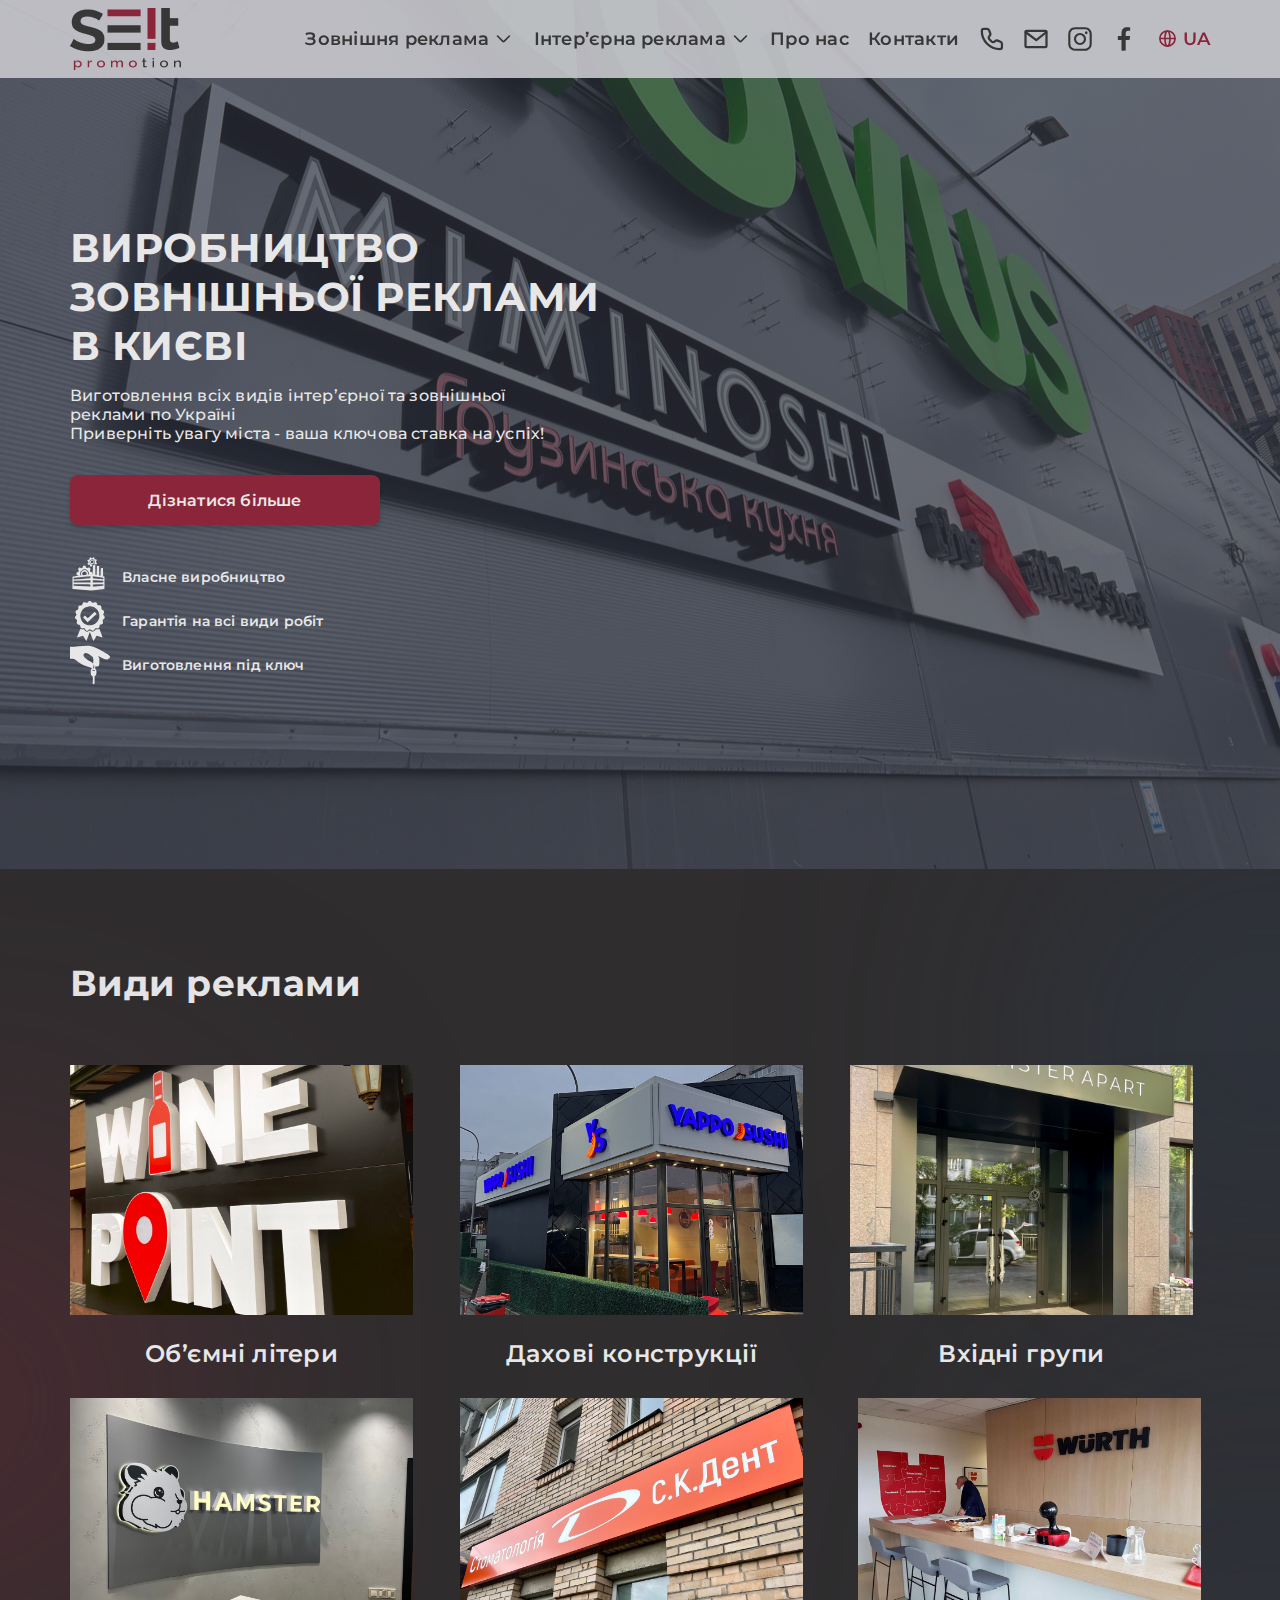
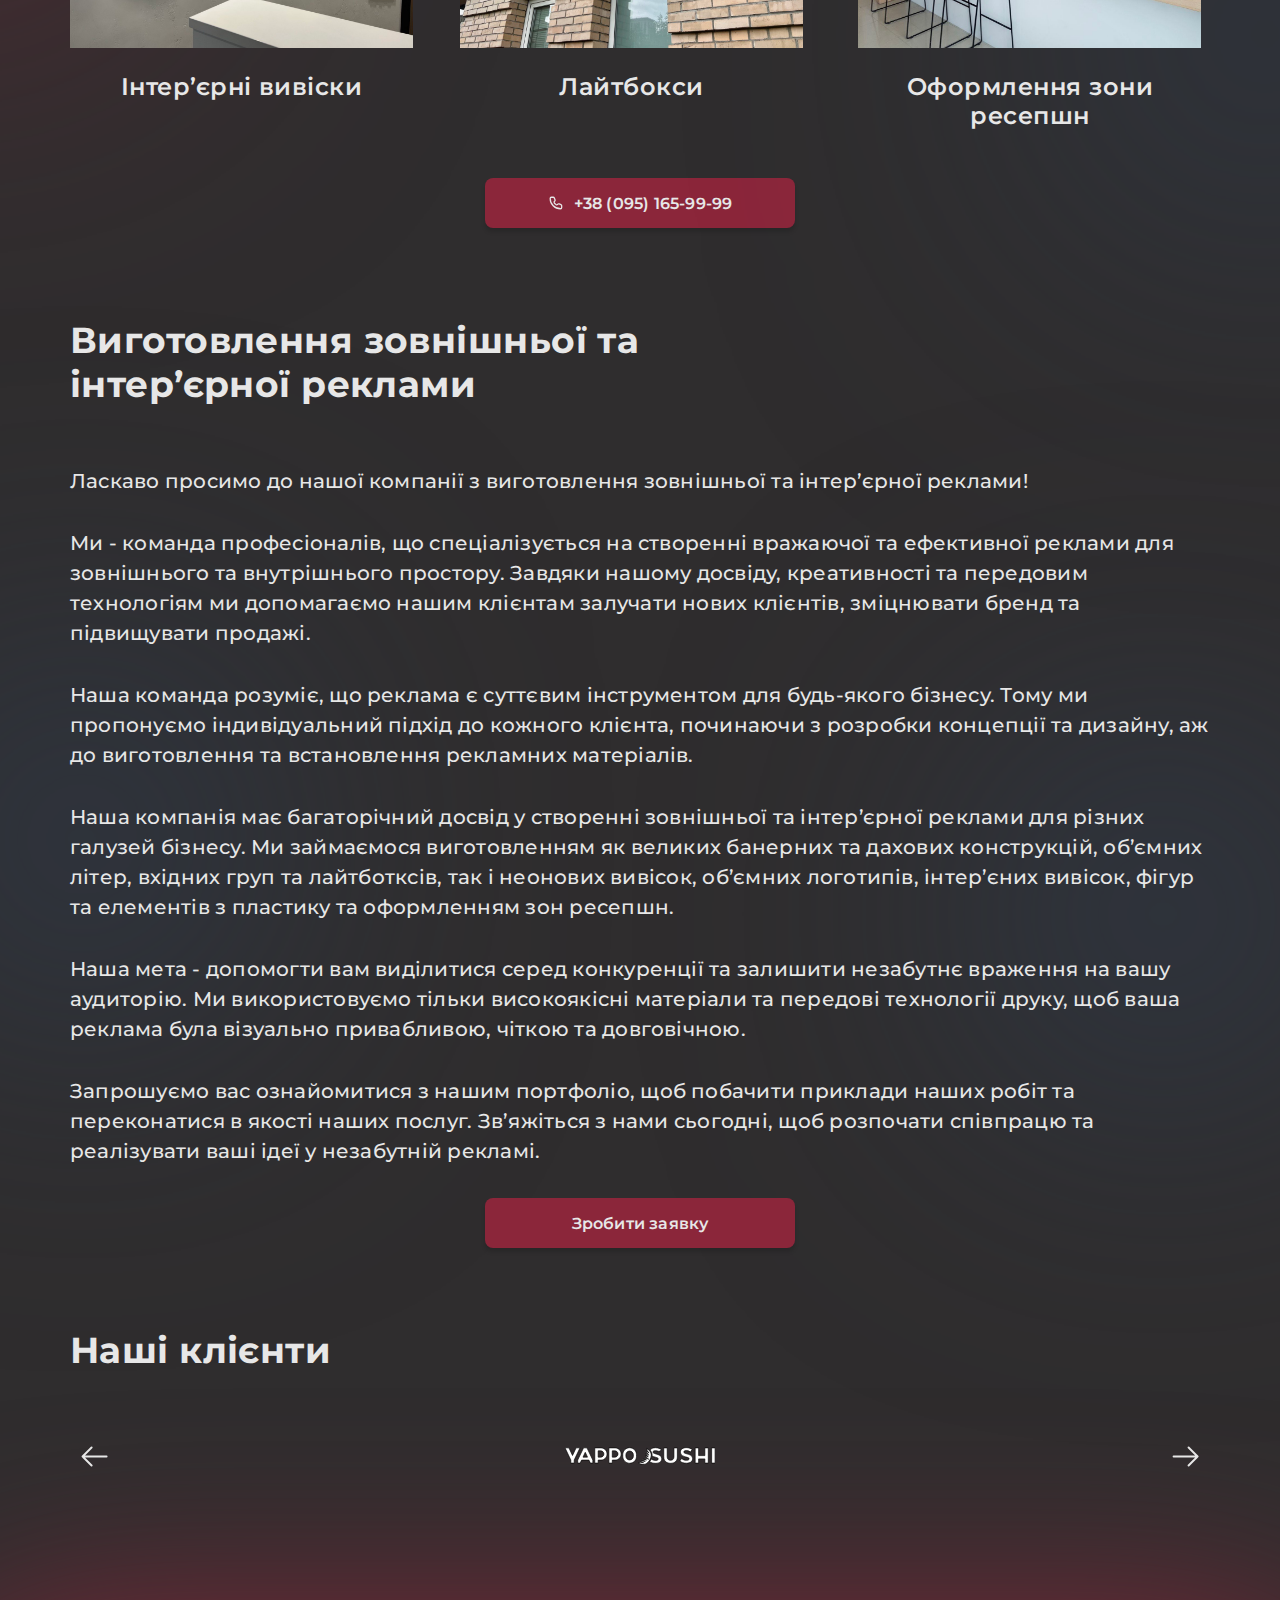
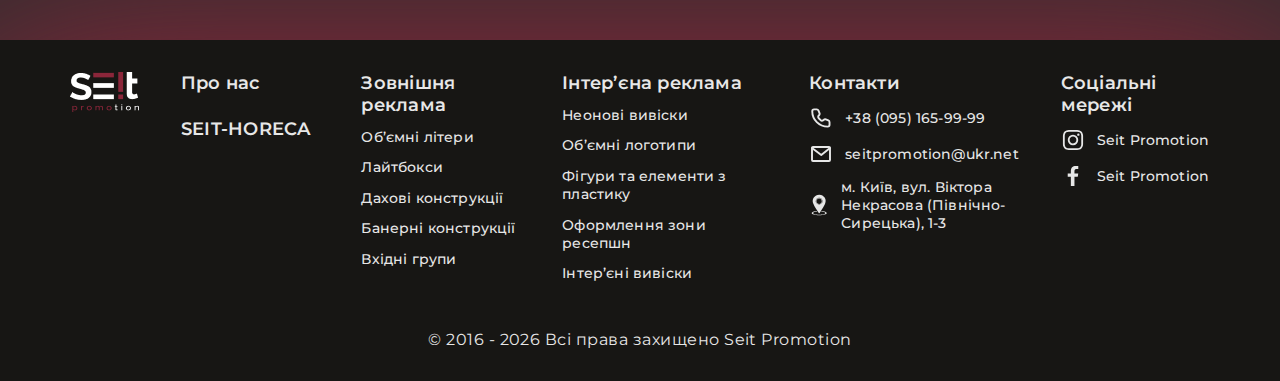
<file: index.html>
<!DOCTYPE html>
<html lang="uk">
	<head>
		<meta charset="UTF-8" />
		<meta http-equiv="X-UA-Compatible" content="IE=edge" />
		<meta name="viewport" content="width=device-width, initial-scale=1.0" />
		<title>Seit-promotion – Виробництво зовнішньої та інтер’єрної реклами</title>
		<link rel="icon" href="./images/favicon-32x32.jpg" />
		<link rel="preconnect" href="https://fonts.googleapis.com" />
		<link rel="preconnect" href="https://fonts.gstatic.com" crossorigin />
		<link href="https://fonts.googleapis.com/css2?family=Montserrat:wght@500;600;700&display=swap" rel="stylesheet" />

		<link
			rel="stylesheet"
			href="https://cdnjs.cloudflare.com/ajax/libs/modern-normalize/1.1.0/modern-normalize.css"
			integrity="sha512-Y0MM+V6ymRKN2zStTqzQ227DWhhp4Mzdo6gnlRnuaNCbc+YN/ZH0sBCLTM4M0oSy9c9VKiCvd4Jk44aCLrNS5Q=="
			crossorigin="anonymous"
			referrerpolicy="no-referrer"
		/>
		<link href="https://cdn.jsdelivr.net/npm/swiper@10.0.4/swiper-bundle.min.css" rel="stylesheet" />
		<link rel="stylesheet" href="./css/main.min.css" />
	</head>
	<body>
		<div class="wrapper">
			<header class="header">
				<div class="container">
					<nav class="main-nav">
						<a href="./" class="logo main-nav__logo">
							<img src="./images/logoOriginal.png" alt="логотип" />
						</a>
						<ul class="site-nav menu main-nav__menu list">
							<li class="menu__item item">
								<a href="" class="menu__link menu__link--ad link">
									Зовнішня реклама
									<svg class="icon chevron"><use href="./images/icons.svg#chevronDown"></use></svg>
								</a>
								<ul class="main-nav__submenu list">
									<li class="sub-menu__item item">
										<a href="./ligthboxes.html" class="menu__link link sub-menu__link">Лайтбокси</a>
									</li>
									<li class="sub-menu__item item">
										<a href="" class="menu__link link sub-menu__link">Дахові конструкції</a>
									</li>
									<li class="sub-menu__item item">
										<a href="" class="menu__link link sub-menu__link">Об’ємні літери</a>
									</li>
									<li class="sub-menu__item item">
										<a href="" class="menu__link link sub-menu__link">Банерні конструкції</a>
									</li>
									<li class="sub-menu__item item">
										<a href="" class="menu__link link sub-menu__link">Вхідні групи</a>
									</li>
								</ul>
							</li>
							<li class="menu__item item">
								<a href="" class="menu__link menu__link--ad link">
									Інтер’єрна реклама
									<svg class="icon chevron"><use href="./images/icons.svg#chevronDown"></use></svg>
								</a>
								<ul class="main-nav__submenu list">
									<li class="sub-menu__item item">
										<a href="" class="menu__link link sub-menu__link">Неонові вивіски</a>
									</li>
									<li class="sub-menu__item item">
										<a href="" class="menu__link link sub-menu__link">Об’ємні логотипи</a>
									</li>
									<li class="sub-menu__item item">
										<a href="" class="menu__link link sub-menu__link">Фігури та елементи з пластику</a>
									</li>
									<li class="sub-menu__item item">
										<a href="" class="menu__link link sub-menu__link">Оформлення зони ресепшн</a>
									</li>
									<li class="sub-menu__item item">
										<a href="" class="menu__link link sub-menu__link">Інтер’єні вивіски</a>
									</li>
								</ul>
							</li>
							<li class="menu__item item">
								<a href="./about-us.html" class="menu__link link">Про нас</a>
							</li>
							<li class="menu__item item"><a href="./contacts.html" class="menu__link link">Контакти</a></li>
							<li class="menu__item item menu__item--contacts">
								<ul class="menu__contacts-list list">
									<li class="menu__contacts-item">
										<a class="menu__contacts-link link" href="tel:+380961111111" aria-label="Phone">
											<svg class="icon phone icon--header"><use href="./images/icons.svg#phone"></use></svg>
										</a>
									</li>
									<li class="menu__contacts-item">
										<a class="menu__contacts-link link" href="mailto:seitpromotion@ukr.net" aria-label="Email">
											<svg class="icon mail icon--header"><use href="./images/icons.svg#mail"></use></svg>
										</a>
									</li>
									<li class="menu__contacts-item">
										<a
											class="menu__contacts-link link"
											href="https://instagram.com/seitpromotion?igshid=YmMyMTA2M2Y="
											target="_blank"
											rel="noreferrer noopener"
											aria-label="Instagram"
										>
											<svg class="icon icon--header"><use href="./images/icons.svg#instagram"></use></svg>
										</a>
									</li>
									<li class="menu__contacts-item">
										<a
											class="menu__contacts-link link"
											href="https://www.facebook.com/SeitPromotion"
											target="_blank"
											rel="noreferrer noopener"
											aria-label="Facebook"
										>
											<svg class="icon icon--header"><use href="./images/icons.svg#facebook"></use></svg>
										</a>
									</li>
								</ul>
							</li>
							<li class="menu__item item">
								<a href="" class="menu__link menu__link--lang link">
									<svg class="icon globe"><use href="./images/icons.svg#globe"></use></svg>
									<span lang="en">UA</span>
								</a>
							</li>
						</ul>

						<button type="button" class="menu__open">
							<svg class="menu__icon-open">
								<use href="./images/icons.svg#hamburgerMenu"></use>
							</svg>
						</button>
					</nav>
				</div>
				<div class="mob-menu is-hidden">
					<div class="container--mobile">
						<div class="mob-menu__header">
							<a href="./" class="logo main-nav__logo">
								<img src="./images/logoOriginal.png" alt="логотип" />
							</a>
							<button type="button" class="menu__close">
								<svg class="menu__icon-close">
									<use href="./images/icons.svg#iconClose"></use>
								</svg>
							</button>
						</div>

						<ul class="mob-menu__nav mob-nav list">
							<li class="mob-nav__item item">
								<p>Зовнішня реклама</p>
								<ul class="mob-nav__sub-list list">
									<li class="mob-nav__sub-item item">
										<a href="./ligthboxes.html" class="mob-nav__link link">Лайтбокси</a>
									</li>
									<li class="mob-nav__sub-item item"><a href="" class="mob-nav__link link">Дахові конструкції</a></li>
									<li class="mob-nav__sub-item item"><a href="" class="mob-nav__link link">Об’ємні літери</a></li>
									<li class="mob-nav__sub-item item"><a href="" class="mob-nav__link link">Банерні конструкції</a></li>
									<li class="mob-nav__sub-item item"><a href="" class="mob-nav__link link">Вхідні групи</a></li>
								</ul>
							</li>
							<li class="mob-nav__item item">
								<p>Інтер’єна реклама</p>
								<ul class="mob-nav__sub-list list">
									<li class="mob-nav__sub-item item"><a href="" class="mob-nav__link link">Неонові вивіски</a></li>
									<li class="mob-nav__sub-item item"><a href="" class="mob-nav__link link">Об’ємні логотипи</a></li>
									<li class="mob-nav__sub-item item">
										<a href="" class="mob-nav__link link">Фігури та елементи з пластику</a>
									</li>
									<li class="mob-nav__sub-item item">
										<a href="" class="mob-nav__link link">Оформлення зони ресепшн</a>
									</li>
									<li class="mob-nav__sub-item item"><a href="" class="mob-nav__link link">Інтер’єні вивіски</a></li>
								</ul>
							</li>
							<li class="mob-nav__item item">
								<a href="./about-us.html" class="mob-nav__link link">Про нас</a>
							</li>
							<li class="mob-nav__item item">
								<a href="./contacts.html" class="mob-nav__link link">Контакти</a>
							</li>
							<!-- menu__item--contacts -->
							<li class="mob-nav__item mob-nav__item--contacts item">
								<ul class="menu__contacts-list menu__contacts-list--mob list">
									<li class="menu__contacts-item">
										<a class="menu__contacts-link link" href="tel:+380961111111" aria-label="Phone">
											<svg class="icon phone icon--header"><use href="./images/icons.svg#phone"></use></svg>
										</a>
									</li>
									<li class="menu__contacts-item">
										<a class="menu__contacts-link link" href="mailto:seitpromotion@ukr.net" aria-label="Email">
											<svg class="icon mail icon--header"><use href="./images/icons.svg#mail"></use></svg>
										</a>
									</li>
									<li class="menu__contacts-item">
										<a
											class="menu__contacts-link link"
											href="https://instagram.com/seitpromotion?igshid=YmMyMTA2M2Y="
											target="_blank"
											rel="noreferrer noopener"
											aria-label="Instagram"
										>
											<svg class="icon icon--header"><use href="./images/icons.svg#instagram"></use></svg>
										</a>
									</li>
									<li class="menu__contacts-item">
										<a
											class="menu__contacts-link link"
											href="https://www.facebook.com/SeitPromotion"
											target="_blank"
											rel="noreferrer noopener"
											aria-label="Facebook"
										>
											<svg class="icon icon--header"><use href="./images/icons.svg#facebook"></use></svg>
										</a>
									</li>
								</ul>
							</li>
							<li class="mob-nav__item mob-nav__item--lang item">
								<a href="" class="menu__link menu__link--lang menu__link--mob link">
									<svg class="icon globe"><use href="./images/icons.svg#globe"></use></svg>
									<span lang="en">UA</span>
								</a>
							</li>
						</ul>
					</div>
				</div>
			</header>
			<main class="main">
				<section class="hero">
					<div class="container">
						<h1 class="hero__title">Виробництво зовнішньої реклами в Києві</h1>
						<p class="hero__description">
							Виготовлення всіх видів інтер’єрної та зовнішньої реклами по Україні
							<br />
							Приверніть увагу міста - ваша ключова ставка на успіх!
						</p>
						<button type="button" class="btn btn--get-more">Дізнатися більше</button>
						<ul class="hero__profits-list list">
							<li class="hero__profits-item">
								<svg class="icon icon--profit"><use href="./images/icons.svg#manufacture"></use></svg>
								<span class="hero__profits-text">Власне виробництво</span>
							</li>
							<li class="hero__profits-item">
								<svg class="icon icon--profit"><use href="./images/icons.svg#check"></use></svg>
								<span class="hero__profits-text">Гарантія на всі види робіт</span>
							</li>
							<li class="hero__profits-item">
								<img src="./images/key.svg" alt="" class="icon icon--profit" />
								<!-- <svg class="icon icon--profit"><use href="./images/icons.svg#key"></use></svg> -->
								<span class="hero__profits-text">Виготовлення під ключ</span>
							</li>
						</ul>
					</div>
				</section>
				<div class="bg-wrapper">
					<div class="bg-wrapper__item round red-first"></div>
					<div class="bg-wrapper__item round dark-blue-first"></div>
					<div class="bg-wrapper__item round dark-blue-second"></div>
					<div class="bg-wrapper__item round dark-blue-third"></div>
					<div class="bg-wrapper__item round dark-blue-fourth"></div>
					<div class="bg-wrapper__item ellipse red-second"></div>
					<section class="mob-cta">
						<h2 class="is-hidden visually-hidden">Іконки контактів та соцмереж</h2>
						<ul class="mob-cta__list list">
							<li class="mob-cta__item">
								<a class="menu__contacts-link link" href="tel:+380951659999" aria-label=" Seit Promotion phone number">
									<svg class="icon icon--mob-cta phone"><use href="./images/icons.svg#phone"></use></svg>
								</a>
							</li>
							<li class="mob-cta__item">
								<a
									class="menu__contacts-link link"
									href="mailto:seitpromotion@ukr.net"
									aria-label=" Seit Promotion email"
								>
									<svg class="icon icon--mob-cta mail"><use href="./images/icons.svg#mail"></use></svg>
								</a>
							</li>
							<li class="mob-cta__item">
								<a
									class="menu__contacts-link link"
									href="https://instagram.com/seitpromotion?igshid=YmMyMTA2M2Y="
									target="_blank"
									rel="noreferrer noopener"
									aria-label="Seit Promotion  Instagram page"
								>
									<svg class="icon icon--mob-cta"><use href="./images/icons.svg#instagram"></use></svg>
								</a>
							</li>
							<li class="mob-cta__item">
								<a
									class="menu__contacts-link link"
									href="https://www.facebook.com/SeitPromotion"
									target="_blank"
									rel="noreferrer noopener"
									aria-label="Seit Promotion Facebook page"
								>
									<svg class="icon icon--mob-cta"><use href="./images/icons.svg#facebook"></use></svg>
								</a>
							</li>
						</ul>
					</section>
					<section class="what-we-do">
						<div class="container">
							<h2 class="section__title">Види реклами</h2>
							<ul class="what-we-do__list list">
								<li class="what-we-do__item">
									<a href="" class="what-we-do__link link">
										<figure class="figure what-we-do__figure">
											<div class="what-we-do__thumb">
												<img
													class="what-we-do__img"
													src="./images/products/volumetric-letters.jpg"
													alt="Об’ємні літери"
												/>
											</div>
											<figcaption class="what-we-do__label">Об’ємні літери</figcaption>
										</figure>
									</a>
								</li>
								<li class="what-we-do__item">
									<a href="" class="what-we-do__link link">
										<figure class="figure what-we-do__figure">
											<div class="what-we-do__thumb">
												<img
													class="what-we-do__img"
													src="./images/products/roof-constructions.jpg"
													alt="Дахові конструкції"
												/>
											</div>
											<figcaption class="what-we-do__label">Дахові конструкції</figcaption>
										</figure>
									</a>
								</li>
								<li class="what-we-do__item">
									<a href="" class="what-we-do__link link">
										<figure class="figure what-we-do__figure">
											<div class="what-we-do__thumb">
												<img class="what-we-do__img" src="./images/products/entrance-groups.jpg" alt="Вхідні групи" />
											</div>
											<figcaption class="what-we-do__label">Вхідні групи</figcaption>
										</figure>
									</a>
								</li>
								<li class="what-we-do__item">
									<a href="" class="what-we-do__link link">
										<figure class="figure what-we-do__figure">
											<div class="what-we-do__thumb">
												<img
													class="what-we-do__img"
													src="./images/products/interior-signboards.jpg"
													alt="Інтер’єрні вивіски"
												/>
											</div>
											<figcaption class="what-we-do__label">Інтер’єрні вивіски</figcaption>
										</figure>
									</a>
								</li>
								<li class="what-we-do__item">
									<a href="" class="what-we-do__link link">
										<figure class="figure what-we-do__figure">
											<div class="what-we-do__thumb">
												<img class="what-we-do__img" src="./images/products/lightboxes.jpg" alt="Лайтбокси" />
											</div>
											<figcaption class="what-we-do__label">Лайтбокси</figcaption>
										</figure>
									</a>
								</li>
								<li class="what-we-do__item">
									<a href="" class="what-we-do__link link">
										<figure class="figure what-we-do__figure">
											<div class="what-we-do__thumb">
												<img
													class="what-we-do__img"
													src="./images/products/reception.jpg"
													alt="Оформлення зони ресепшн"
												/>
											</div>
											<figcaption class="what-we-do__label">Оформлення зони ресепшн</figcaption>
										</figure>
									</a>
								</li>
							</ul>
							<div class="what-we-do__cta">
								<a class="link btn btn--call-me" href="tel:+380951659999">
									<svg class="icon phone"><use href="./images/icons.svg#phone"></use></svg>
									+38 (095) 165-99-99
								</a>
							</div>
						</div>
					</section>
					<section class="description">
						<div class="container">
							<h2 class="section__title">Виготовлення зовнішньої та інтер’єрної реклами</h2>
							<p class="section__description">
								Ласкаво просимо до нашої компанії з виготовлення зовнішньої та інтер’єрної реклами!
							</p>
							<p class="section__description">
								Ми - команда професіоналів, що спеціалізується на створенні вражаючої та ефективної реклами для
								зовнішнього та внутрішнього простору. Завдяки нашому досвіду, креативності та передовим технологіям ми
								допомагаємо нашим клієнтам залучати нових клієнтів, зміцнювати бренд та підвищувати продажі.
							</p>
							<p class="section__description">
								Наша команда розуміє, що реклама є суттєвим інструментом для будь-якого бізнесу. Тому ми пропонуємо
								індивідуальний підхід до кожного клієнта, починаючи з розробки концепції та дизайну, аж до виготовлення
								та встановлення рекламних матеріалів.
							</p>
							<p class="section__description">
								Наша компанія має багаторічний досвід у створенні зовнішньої та інтер’єрної реклами для різних галузей
								бізнесу. Ми займаємося виготовленням як великих банерних та дахових конструкцій, об’ємних літер, вхідних
								груп та лайтботксів, так і неонових вивісок, об’ємних логотипів, інтер’єних вивісок, фігур та елементів
								з пластику та оформленням зон ресепшн.
							</p>
							<p class="section__description">
								Наша мета - допомогти вам виділитися серед конкуренції та залишити незабутнє враження на вашу аудиторію.
								Ми використовуємо тільки високоякісні матеріали та передові технології друку, щоб ваша реклама була
								візуально привабливою, чіткою та довговічною.
							</p>
							<p class="section__description">
								Запрошуємо вас ознайомитися з нашим портфоліо, щоб побачити приклади наших робіт та переконатися в
								якості наших послуг. Зв’яжіться з нами сьогодні, щоб розпочати співпрацю та реалізувати ваші ідеї у
								незабутній рекламі.
							</p>
							<div class="description__cta">
								<button type="button" class="btn">Зробити заявку</button>
							</div>
						</div>
					</section>
					<section class="our-customers">
						<div class="container">
							<h2 class="section__title">Наші клієнти</h2>

							<div class="our-customers__wrapper">
								<div class="swiper customer-slider">
									<!-- Additional required wrapper -->
									<div class="swiper-wrapper customer-slider__wrapper">
										<!-- Slides -->
										<div class="swiper-slide customer-slider__slide">
											<svg class="icon icon--customers"><use href="./images/customers.svg#yappoSushi"></use></svg>
										</div>
										<div class="swiper-slide customer-slider__slide">
											<svg class="icon icon--customers"><use href="./images/customers.svg#kidStor"></use></svg>
										</div>
										<div class="swiper-slide customer-slider__slide">
											<svg class="icon icon--customers"><use href="./images/customers.svg#oseledceva"></use></svg>
										</div>
										<div class="swiper-slide customer-slider__slide">
											<svg class="icon icon--customers"><use href="./images/customers.svg#lvivCroissants"></use></svg>
										</div>
										<div class="swiper-slide customer-slider__slide">
											<svg class="icon icon--customers"><use href="./images/customers.svg#dubai"></use></svg>
										</div>
										<div class="swiper-slide customer-slider__slide">
											<svg class="icon icon--customers"><use href="./images/customers.svg#uvape"></use></svg>
										</div>
										<div class="swiper-slide customer-slider__slide">
											<svg class="icon icon--customers"><use href="./images/customers.svg#cypa"></use></svg>
										</div>
										<div class="swiper-slide customer-slider__slide">
											<svg class="icon icon--customers"><use href="./images/customers.svg#hamster"></use></svg>
										</div>

										<div class="swiper-slide customer-slider__slide">
											<svg class="icon icon--customers"><use href="./images/customers.svg#crown"></use></svg>
										</div>
										<div class="swiper-slide customer-slider__slide">
											<svg class="icon icon--customers"><use href="./images/customers.svg#jarPtizza"></use></svg>
										</div>
										<div class="swiper-slide customer-slider__slide">
											<svg class="icon icon--customers"><use href="./images/customers.svg#wurth"></use></svg>
										</div>
										<div class="swiper-slide customer-slider__slide">
											<svg class="icon icon--customers"><use href="./images/customers.svg#parus"></use></svg>
										</div>
										<div class="swiper-slide customer-slider__slide">
											<svg class="icon icon--customers"><use href="./images/customers.svg#perioCenter"></use></svg>
										</div>
										<div class="swiper-slide customer-slider__slide">
											<svg class="icon icon--customers"><use href="./images/customers.svg#karmolin"></use></svg>
										</div>
										<div class="swiper-slide customer-slider__slide">
											<svg class="icon icon--customers"><use href="./images/customers.svg#flacon"></use></svg>
										</div>
										<div class="swiper-slide customer-slider__slide">
											<svg class="icon icon--customers"><use href="./images/customers.svg#winePoint"></use></svg>
										</div>
										<div class="swiper-slide customer-slider__slide">
											<svg class="icon icon--customers"><use href="./images/customers.svg#miminoshi"></use></svg>
										</div>
									</div>
								</div>

								<button class="btn--swiper swiper-button-prev--customer">
									<svg class="icon icon--swiper"><use href="./images/icons.svg#arrowLeft"></use></svg>
								</button>
								<button class="btn--swiper swiper-button-next--customer">
									<svg class="icon icon--swiper"><use href="./images/icons.svg#arrowRight"></use></svg>
								</button>
							</div>
						</div>
					</section>
				</div>
			</main>
			<footer class="footer">
				<div class="footer__container container">
					<div class="footer__upper-part">
						<div class="footer__logo-part">
							<a href="./" class="footer__logo logo">
								<img src="./images/logoWhite.png" alt="логотип" class="logo" />
							</a>
						</div>
						<div class="first-col">
							<ul class="list">
								<li class="footer__title footer__title--first-col">
									<a href="./about-us.html" class="link">Про нас</a>
								</li>
								<li class="footer__title footer__title--first-col">
									<a href="https://seit-horeca.com.ua" target="_blank" rel="noreferrer noopener" class="link" lang="en">
										SEIT-HORECA
									</a>
								</li>
							</ul>
						</div>
						<div class="second-col">
							<b class="footer__title footer__title--products">Зовнішня реклама</b>
							<ul class="list footer__list">
								<li><a href="" class="link footer__link">Об’ємні літери</a></li>
								<li><a href="./ligthboxes.html" class="link footer__link">Лайтбокси</a></li>
								<li><a href="" class="link footer__link">Дахові конструкції</a></li>
								<li><a href="" class="link footer__link">Банерні конструкції</a></li>
								<li><a href="" class="link footer__link">Вхідні групи</a></li>
							</ul>
						</div>
						<div class="third-col">
							<b class="footer__title footer__title--products">Інтер’єна реклама</b>
							<ul class="list footer__list">
								<li><a href="" class="link footer__link">Неонові вивіски</a></li>
								<li><a href="" class="link footer__link">Об’ємні логотипи</a></li>
								<li><a href="" class="link footer__link">Фігури та елементи з пластику</a></li>
								<li><a href="" class="link footer__link">Оформлення зони ресепшн</a></li>
								<li><a href="" class="link footer__link">Інтер’єні вивіски</a></li>
							</ul>
						</div>
						<div class="fourth-col">
							<b class="footer__title footer__title--contacts">Контакти</b>
							<address>
								<ul class="list footer__contacts-list">
									<li>
										<a href="tel:+380951659999" class="link footer__link footer__contacts-link">
											<svg class="icon icon--footer phone">
												<use href="./images/icons.svg#phone"></use>
											</svg>
											<span>+38 (095) 165-99-99</span>
										</a>
									</li>
									<li>
										<a href="mailto:seitpromotion@ukr.net" class="link footer__link footer__contacts-link" lang="en">
											<svg class="icon icon--footer mail">
												<use href="./images/icons.svg#mail"></use>
											</svg>
											<span>seitpromotion@ukr.net</span>
										</a>
									</li>
									<li>
										<a
											href="https://goo.gl/maps/7Vk1duzJPA59DLT69"
											target="_blank"
											rel="noopener noreferrer"
											class="link footer__link footer__contacts-link"
										>
											<svg class="icon icon--footer location">
												<use href="./images/icons.svg#location"></use>
											</svg>
											<span>м. Київ, вул. Віктора Некрасова (Північно-Сирецька), 1-3</span>
										</a>
									</li>
								</ul>
							</address>
						</div>
						<div class="fifth-col">
							<b class="footer__title footer__title--contacts">Соціальні мережі</b>
							<ul class="list footer__contacts-list">
								<li>
									<a
										class="link footer__link footer__contacts-link"
										href="https://instagram.com/seitpromotion?igshid=YmMyMTA2M2Y="
										target="_blank"
										rel="noreferrer noopener"
										aria-label="Instagram"
									>
										<svg class="icon icon--footer">
											<use href="./images/icons.svg#instagram"></use>
										</svg>
										<span lang="en">Seit Promotion</span>
									</a>
								</li>
								<li>
									<a
										class="link footer__link footer__contacts-link"
										href="https://www.facebook.com/SeitPromotion"
										target="_blank"
										rel="noreferrer noopener"
										aria-label="Facebook"
									>
										<svg class="icon icon--footer">
											<use href="./images/icons.svg#facebook"></use>
										</svg>
										<span lang="en">Seit Promotion</span>
									</a>
								</li>
							</ul>
						</div>
					</div>
					<div class="footer__lower-part">
						<div class="copyright">
							&copy; 2016 -
							<span class="copyright__year">2023</span>
							Всі права захищено Seit Promotion
						</div>
					</div>
				</div>
			</footer>
		</div>

		<div class="backdrop is-hidden" data-modal>
			<div class="modal">
				<p class="modal__title">Залиште свої дані і ми Вам зателефонуємо</p>
				<form name="callback" class="modal__callback" autocomplete="off">
					<div class="modal__field modal__field--usual">
						<input type="text" name="name" id="name" class="modal__input" />
						<label for="name" class="modal__label">Ім’я</label>
						<svg class="modal__icon">
							<use href="./images/icons.svg#person"></use>
						</svg>
					</div>
					<div class="modal__field modal__field--usual">
						<input type="text" name="phone" id="phone" class="modal__input" />
						<label for="phone" class="modal__label">Телефон</label>
						<svg class="modal__icon">
							<use href="./images/icons.svg#phone"></use>
						</svg>
					</div>
					<div class="modal__field modal__field--usual">
						<input type="email" name="name" id="email" class="modal__input" />
						<label for="email" class="modal__label">Пошта</label>
						<svg class="modal__icon">
							<use href="./images/icons.svg#email"></use>
						</svg>
					</div>
					<div class="modal__field modal__field--comment">
						<textarea
							name="comment"
							id="comment"
							class="modal__input modal__input--comment"
							placeholder="Введіть текст"
						></textarea>
						<label for="email" class="modal__label">Коментар</label>
					</div>
					<div class="modal__field modal__field--policy">
						<label class="policy-agreement modal__policy-agreement">
							<input type="checkbox" name="policy-agreement" id="policy-agreement" class="policy-agreement__checkbox" />
							<span class="modal__label policy-agreement__text">
								Погоджуюсь з розсиланням новин і
								<a href="" class="policy-agreement__link link">Умовами договору</a>
							</span>
							<svg class="policy-agreement__icon">
								<use href="./images/icons.svg#icon-check"></use>
							</svg>
						</label>
					</div>

					<button type="submit" class="btn">Надіслати</button>
				</form>
				<button type="button" class="modal__close" data-modal-close>
					<svg class="modal__icon-close">
						<use href="./images/icons.svg#icon-close"></use>
					</svg>
				</button>
			</div>
		</div>
		<!-- <script src="
https://cdn.jsdelivr.net/npm/swiper@10.0.4/swiper-bundle.min.js
"></script> -->
		<!-- <script src="./js/swiper-bundle.min.js"></script> -->
		<script defer src="./js/swiper.js"></script>
		<!-- <script src="./js/modal.js"></script> -->
		<script src="./js/mobile-menu.js"></script>
		<script src="./js/date.js"></script>
	</body>
</html>
</file>
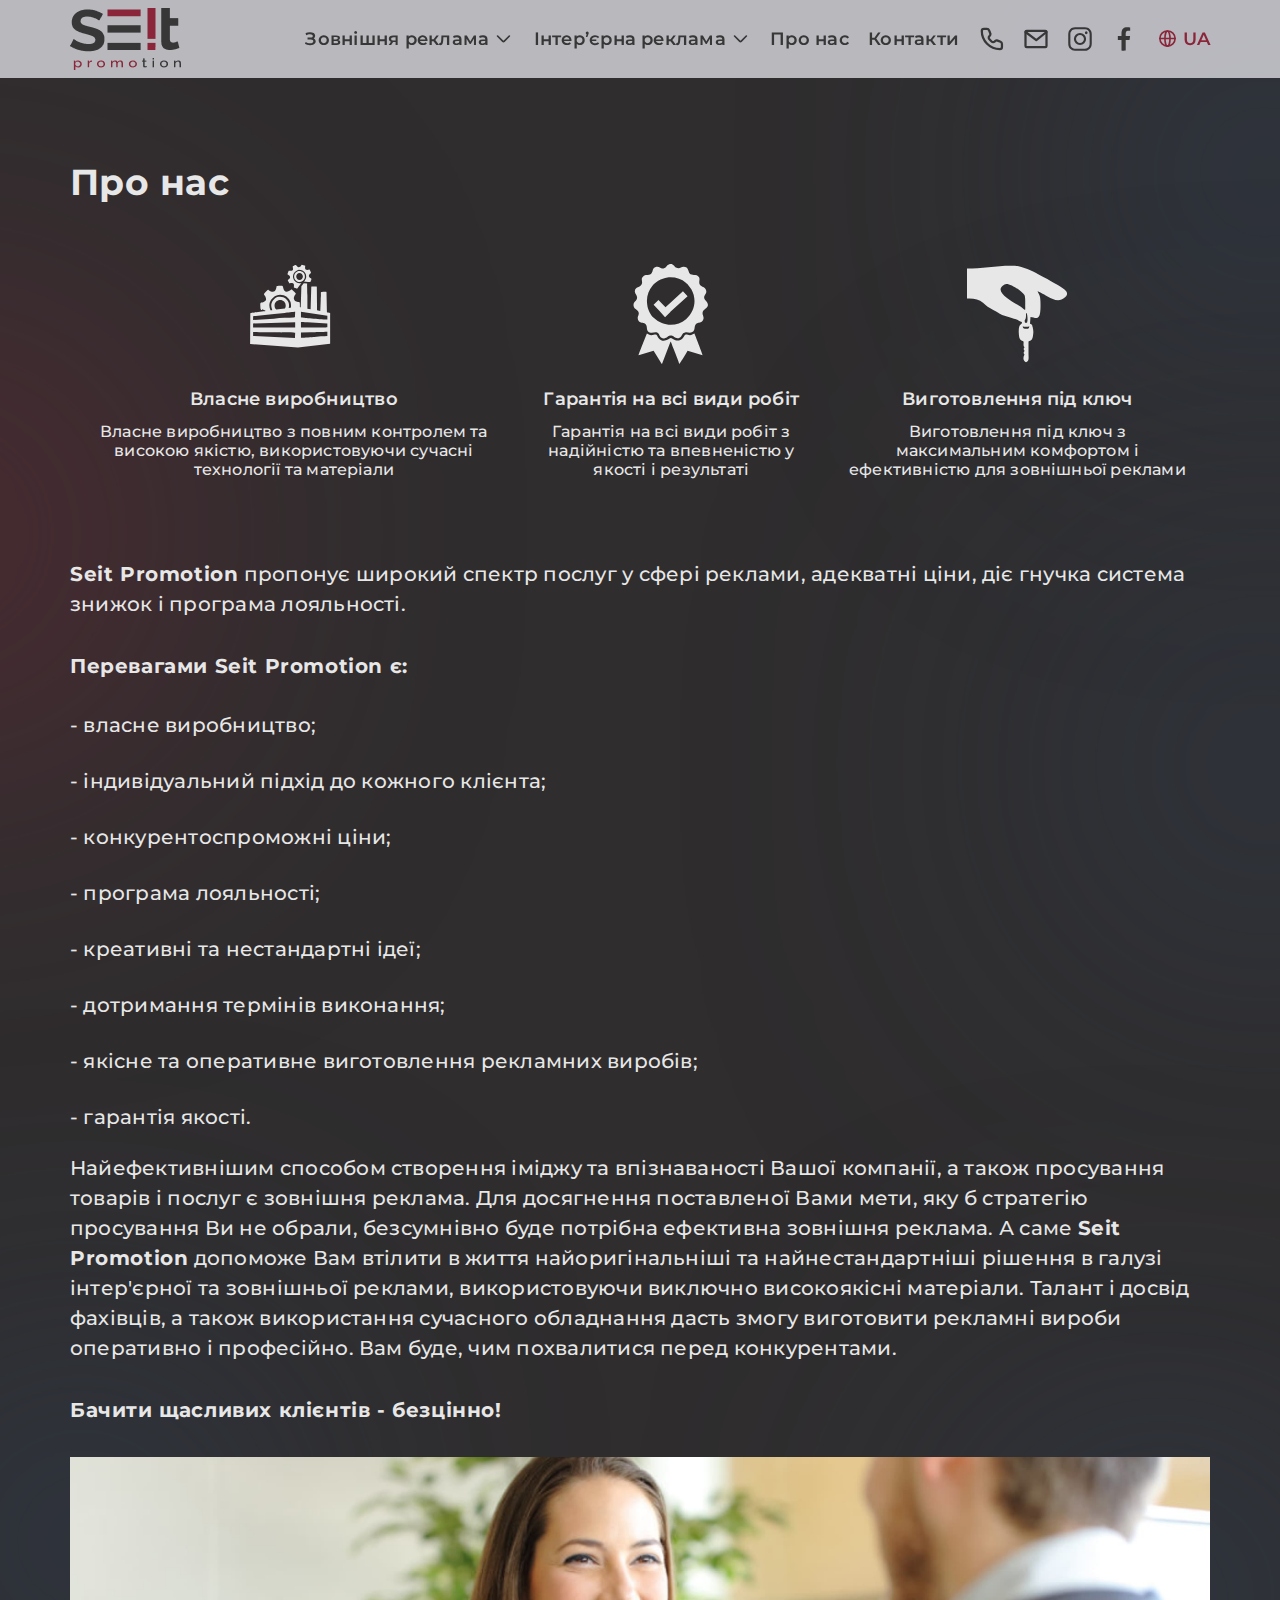
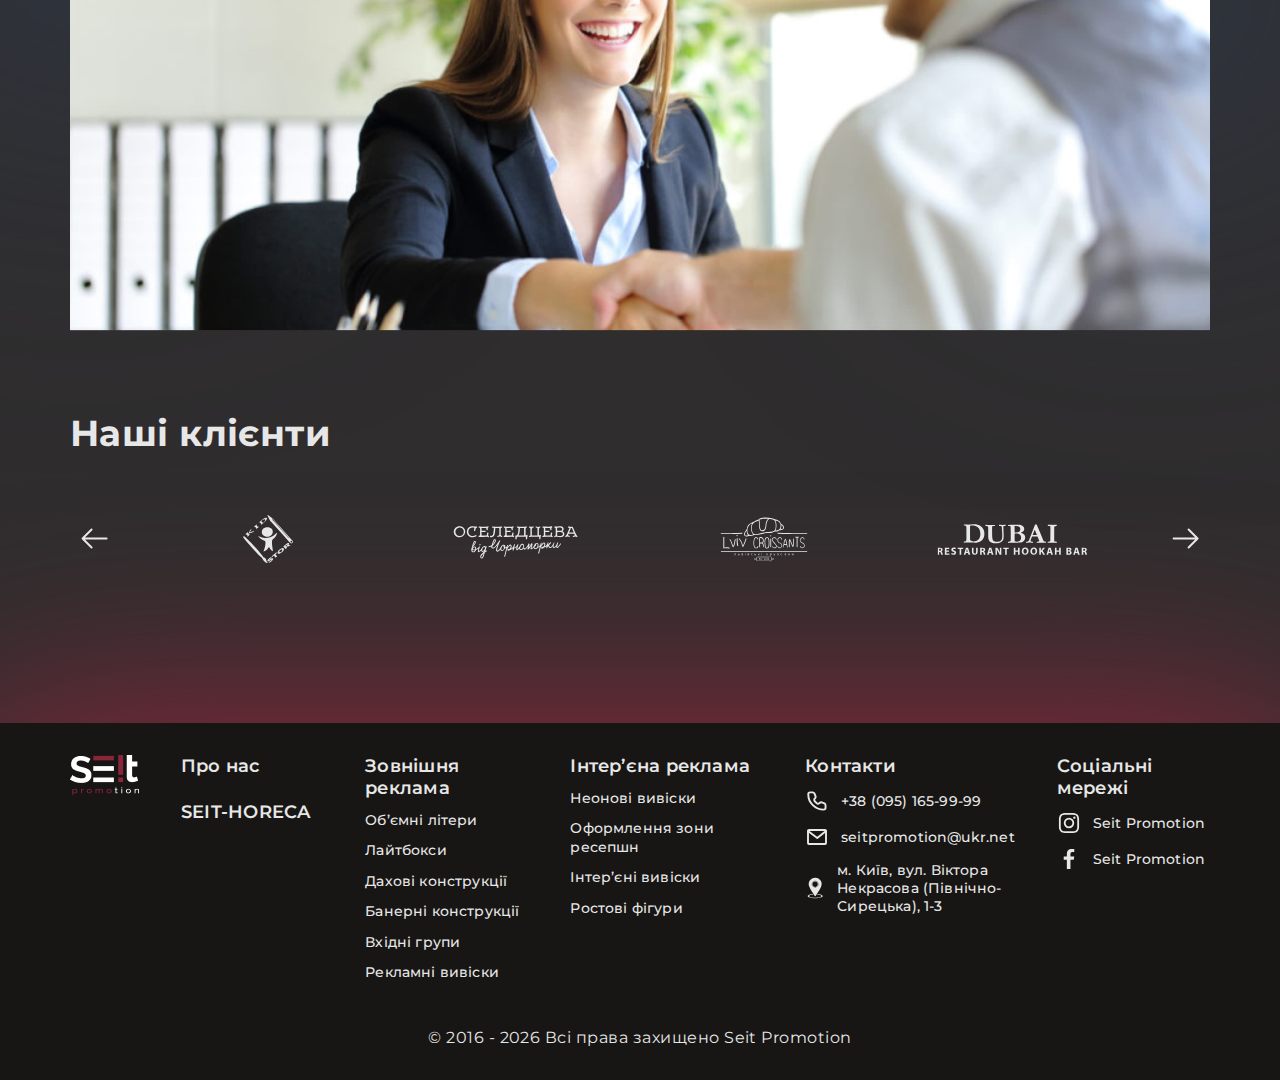
<file: about-us.html>
<!DOCTYPE html>
<html lang="uk">
	<head>
		<meta charset="UTF-8" />
		<meta http-equiv="X-UA-Compatible" content="IE=edge" />
		<meta name="viewport" content="width=device-width, initial-scale=1.0" />
		<title>Seit-promotion – Про нас</title>
		<link rel="icon" href="./images/favicon-32x32.jpg" />
		<link rel="preconnect" href="https://fonts.googleapis.com" />
		<link rel="preconnect" href="https://fonts.gstatic.com" crossorigin />
		<link href="https://fonts.googleapis.com/css2?family=Montserrat:wght@500;600;700&display=swap" rel="stylesheet" />

		<link
			rel="stylesheet"
			href="https://cdnjs.cloudflare.com/ajax/libs/modern-normalize/1.1.0/modern-normalize.css"
			integrity="sha512-Y0MM+V6ymRKN2zStTqzQ227DWhhp4Mzdo6gnlRnuaNCbc+YN/ZH0sBCLTM4M0oSy9c9VKiCvd4Jk44aCLrNS5Q=="
			crossorigin="anonymous"
			referrerpolicy="no-referrer"
		/>
		<link href="https://cdn.jsdelivr.net/npm/swiper@10.0.4/swiper-bundle.min.css" rel="stylesheet" />
		<link rel="stylesheet" href="./css/main.min.css" />
	</head>
	<body>
		<div class="wrapper">
			<header class="header">
				<div class="container">
					<nav class="main-nav">
						<a href="./" class="logo main-nav__logo">
							<img src="./images/logoOriginal.png" alt="логотип" />
						</a>
						<ul class="site-nav menu main-nav__menu list">
							<li class="menu__item item">
								<a href="" class="menu__link menu__link--ad link">
									Зовнішня реклама
									<svg class="icon chevron"><use href="./images/icons.svg#chevronDown"></use></svg>
								</a>
								<ul class="main-nav__submenu list">
									<li class="sub-menu__item item">
										<a href="./ligthboxes.html" class="menu__link link sub-menu__link">Лайтбокси</a>
									</li>
									<li class="sub-menu__item item">
										<a href="" class="menu__link link sub-menu__link">Дахові конструкції</a>
									</li>
									<li class="sub-menu__item item">
										<a href="" class="menu__link link sub-menu__link">Об’ємні літери</a>
									</li>
									<li class="sub-menu__item item">
										<a href="" class="menu__link link sub-menu__link">Банерні конструкції</a>
									</li>
									<li class="sub-menu__item item">
										<a href="" class="menu__link link sub-menu__link">Вхідні групи</a>
									</li>
									<li class="sub-menu__item item">
										<a href="" class="menu__link link sub-menu__link">Рекламні вивіски</a>
									</li>
								</ul>
							</li>
							<li class="menu__item item">
								<a href="" class="menu__link menu__link--ad link">
									Інтер’єрна реклама
									<svg class="icon chevron"><use href="./images/icons.svg#chevronDown"></use></svg>
								</a>
								<ul class="main-nav__submenu list">
									<li class="sub-menu__item item">
										<a href="" class="menu__link link sub-menu__link">Неонові вивіски</a>
									</li>
									<li class="sub-menu__item item">
										<a href="" class="menu__link link sub-menu__link">Оформлення зони ресепшн</a>
									</li>
									<li class="sub-menu__item item">
										<a href="" class="menu__link link sub-menu__link">Інтер’єні вивіски</a>
									</li>
									<li class="sub-menu__item item">
										<a href="" class="menu__link link sub-menu__link">Ростові фігури</a>
									</li>
								</ul>
							</li>
							<li class="menu__item item">
								<a href="./about-us.html" class="menu__link link">Про нас</a>
							</li>
							<li class="menu__item item"><a href="./contacts.html" class="menu__link link">Контакти</a></li>
							<li class="menu__item item menu__item--contacts">
								<ul class="menu__contacts-list list">
									<li class="menu__contacts-item">
										<a class="menu__contacts-link link" href="tel:+380961111111" aria-label="Phone">
											<svg class="icon phone icon--header"><use href="./images/icons.svg#phone"></use></svg>
										</a>
									</li>
									<li class="menu__contacts-item">
										<a class="menu__contacts-link link" href="mailto:seitpromotion@ukr.net" aria-label="Email">
											<svg class="icon mail icon--header"><use href="./images/icons.svg#mail"></use></svg>
										</a>
									</li>
									<li class="menu__contacts-item">
										<a
											class="menu__contacts-link link"
											href="https://instagram.com/seitpromotion?igshid=YmMyMTA2M2Y="
											target="_blank"
											rel="noreferrer noopener"
											aria-label="Instagram"
										>
											<svg class="icon icon--header"><use href="./images/icons.svg#instagram"></use></svg>
										</a>
									</li>
									<li class="menu__contacts-item">
										<a
											class="menu__contacts-link link"
											href="https://www.facebook.com/SeitPromotion"
											target="_blank"
											rel="noreferrer noopener"
											aria-label="Facebook"
										>
											<svg class="icon icon--header"><use href="./images/icons.svg#facebook"></use></svg>
										</a>
									</li>
								</ul>
							</li>
							<li class="menu__item item">
								<a href="" class="menu__link menu__link--lang link">
									<svg class="icon globe"><use href="./images/icons.svg#globe"></use></svg>
									<span lang="en">UA</span>
								</a>
							</li>
						</ul>

						<button type="button" class="menu__open">
							<svg class="menu__icon-open">
								<use href="./images/icons.svg#hamburgerMenu"></use>
							</svg>
						</button>
					</nav>
				</div>
				<div class="mob-menu is-hidden">
					<div class="container--mobile">
						<div class="mob-menu__header">
							<a href="./" class="logo main-nav__logo">
								<img src="./images/logoOriginal.png" alt="логотип" />
							</a>
							<button type="button" class="menu__close">
								<svg class="menu__icon-close">
									<use href="./images/icons.svg#iconClose"></use>
								</svg>
							</button>
						</div>

						<ul class="mob-menu__nav mob-nav list">
							<li class="mob-nav__item item">
								<p>Зовнішня реклама</p>
								<ul class="mob-nav__sub-list list">
									<li class="mob-nav__sub-item item">
										<a href="./ligthboxes.html" class="mob-nav__link link">Лайтбокси</a>
									</li>
									<li class="mob-nav__sub-item item"><a href="" class="mob-nav__link link">Дахові конструкції</a></li>
									<li class="mob-nav__sub-item item"><a href="" class="mob-nav__link link">Об’ємні літери</a></li>
									<li class="mob-nav__sub-item item"><a href="" class="mob-nav__link link">Банерні конструкції</a></li>
									<li class="mob-nav__sub-item item"><a href="" class="mob-nav__link link">Вхідні групи</a></li>
									<li class="mob-nav__sub-item item"><a href="" class="mob-nav__link link">Рекламні вивіски</a></li>
								</ul>
							</li>
							<li class="mob-nav__item item">
								<p>Інтер’єна реклама</p>
								<ul class="mob-nav__sub-list list">
									<li class="mob-nav__sub-item item"><a href="" class="mob-nav__link link">Неонові вивіски</a></li>
									<li class="mob-nav__sub-item item">
										<a href="" class="mob-nav__link link">Оформлення зони ресепшн</a>
									</li>
									<li class="mob-nav__sub-item item"><a href="" class="mob-nav__link link">Інтер’єні вивіски</a></li>
									<li class="mob-nav__sub-item item"><a href="" class="mob-nav__link link">Ростові фігури</a></li>
								</ul>
							</li>
							<li class="mob-nav__item item">
								<a href="./about-us.html" class="mob-nav__link link">Про нас</a>
							</li>
							<li class="mob-nav__item item">
								<a href="./contacts.html" class="mob-nav__link link">Контакти</a>
							</li>
							<!-- menu__item--contacts -->
							<li class="mob-nav__item mob-nav__item--contacts item">
								<ul class="menu__contacts-list menu__contacts-list--mob list">
									<li class="menu__contacts-item">
										<a class="menu__contacts-link link" href="tel:+380961111111" aria-label="Phone">
											<svg class="icon phone icon--header"><use href="./images/icons.svg#phone"></use></svg>
										</a>
									</li>
									<li class="menu__contacts-item">
										<a class="menu__contacts-link link" href="mailto:seitpromotion@ukr.net" aria-label="Email">
											<svg class="icon mail icon--header"><use href="./images/icons.svg#mail"></use></svg>
										</a>
									</li>
									<li class="menu__contacts-item">
										<a
											class="menu__contacts-link link"
											href="https://instagram.com/seitpromotion?igshid=YmMyMTA2M2Y="
											target="_blank"
											rel="noreferrer noopener"
											aria-label="Instagram"
										>
											<svg class="icon icon--header"><use href="./images/icons.svg#instagram"></use></svg>
										</a>
									</li>
									<li class="menu__contacts-item">
										<a
											class="menu__contacts-link link"
											href="https://www.facebook.com/SeitPromotion"
											target="_blank"
											rel="noreferrer noopener"
											aria-label="Facebook"
										>
											<svg class="icon icon--header"><use href="./images/icons.svg#facebook"></use></svg>
										</a>
									</li>
								</ul>
							</li>
							<li class="mob-nav__item mob-nav__item--lang item">
								<a href="" class="menu__link menu__link--lang menu__link--mob link">
									<svg class="icon globe"><use href="./images/icons.svg#globe"></use></svg>
									<span lang="en">UA</span>
								</a>
							</li>
						</ul>
					</div>
				</div>
			</header>
			<main class="main">
				<div class="bg-wrapper">
					<div class="bg-wrapper__item round red-first"></div>
					<div class="bg-wrapper__item round dark-blue-first"></div>
					<div class="bg-wrapper__item round dark-blue-second"></div>
					<div class="bg-wrapper__item round dark-blue-third"></div>
					<div class="bg-wrapper__item round dark-blue-fourth"></div>
					<div class="bg-wrapper__item ellipse red-second"></div>

					<section class="about-us">
						<div class="container">
							<h1 class="section__title">Про нас</h1>
							<ul class="list about-us_profits-list">
								<li class="item about-us_profits-item">
									<svg class="icon icon--profit-about-us"><use href="./images/icons.svg#manufacture"></use></svg>
									<p class="about-us__profits-title">Власне виробництво</p>
									<p class="about-us__profits-desc">
										Власне виробництво з повним контролем та високою якістю, використовуючи сучасні технології та
										матеріали
									</p>
								</li>
								<li class="item about-us_profits-item">
									<svg class="icon icon--profit-about-us"><use href="./images/icons.svg#check"></use></svg>
									<p class="about-us__profits-title">Гарантія на всі види робіт</p>
									<p class="about-us__profits-desc">
										Гарантія на всі види робіт з надійністю та впевненістю у якості і результаті
									</p>
								</li>
								<li class="item about-us_profits-item">
									<img src="./images/key.svg" alt="" class="icon icon--profit-about-us" />
									<p class="about-us__profits-title">Виготовлення під ключ</p>
									<p class="about-us__profits-desc">
										Виготовлення під ключ з максимальним комфортом і ефективністю для зовнішньої реклами
									</p>
								</li>
							</ul>
							<p class="section__description">
								<span class="section__description--accent" lang="en">Seit Promotion</span>
								пропонує широкий спектр послуг у сфері реклами, адекватні ціни, діє гнучка система знижок і програма
								лояльності.
							</p>
							<p class="section__description">
								<span class="section__description--accent">Перевагами Seit Promotion є:</span>
							</p>
							<ul class="list section__description--list">
								<li class="item section__description--list-item">власне виробництво;</li>
								<li class="item section__description--list-item">індивідуальний підхід до кожного клієнта;</li>
								<li class="item section__description--list-item">конкурентоспроможні ціни;</li>
								<li class="item section__description--list-item">програма лояльності;</li>
								<li class="item section__description--list-item">креативні та нестандартні ідеї;</li>
								<li class="item section__description--list-item">дотримання термінів виконання;</li>
								<li class="item section__description--list-item">
									якісне та оперативне виготовлення рекламних виробів;
								</li>
								<li class="item section__description--list-item">гарантія якості.</li>
							</ul>
							<p class="section__description">
								Найефективнішим способом створення іміджу та впізнаваності Вашої компанії, а також просування товарів і
								послуг є зовнішня реклама. Для досягнення поставленої Вами мети, яку б стратегію просування Ви не
								обрали, безсумнівно буде потрібна ефективна зовнішня реклама. А саме
								<span class="section__description--accent" lang="en">Seit Promotion</span>
								допоможе Вам втілити в життя найоригінальніші та найнестандартніші рішення в галузі інтер'єрної та
								зовнішньої реклами, використовуючи виключно високоякісні матеріали. Талант і досвід фахівців, а також
								використання сучасного обладнання дасть змогу виготовити рекламні вироби оперативно і професійно. Вам
								буде, чим похвалитися перед конкурентами.
							</p>
							<p class="section__description">
								<span class="section__description--accent">Бачити щасливих клієнтів - безцінно!</span>
							</p>
							<img src="./images/happy-customer.jpg" alt="Щасливі замовники" />
						</div>
					</section>

					<section class="our-customers">
						<div class="container">
							<h2 class="section__title">Наші клієнти</h2>

							<div class="our-customers__wrapper">
								<div class="swiper customer-slider">
									<!-- Additional required wrapper -->
									<div class="swiper-wrapper customer-slider__wrapper">
										<!-- Slides -->
										<div class="swiper-slide customer-slider__slide">
											<svg class="icon icon--customers"><use href="./images/customers.svg#yappoSushi"></use></svg>
										</div>
										<div class="swiper-slide customer-slider__slide">
											<svg class="icon icon--customers"><use href="./images/customers.svg#kidStor"></use></svg>
										</div>
										<div class="swiper-slide customer-slider__slide">
											<svg class="icon icon--customers"><use href="./images/customers.svg#oseledceva"></use></svg>
										</div>
										<div class="swiper-slide customer-slider__slide">
											<svg class="icon icon--customers"><use href="./images/customers.svg#lvivCroissants"></use></svg>
										</div>
										<div class="swiper-slide customer-slider__slide">
											<svg class="icon icon--customers"><use href="./images/customers.svg#dubai"></use></svg>
										</div>
										<div class="swiper-slide customer-slider__slide">
											<svg class="icon icon--customers"><use href="./images/customers.svg#uvape"></use></svg>
										</div>
										<div class="swiper-slide customer-slider__slide">
											<svg class="icon icon--customers"><use href="./images/customers.svg#cypa"></use></svg>
										</div>
										<div class="swiper-slide customer-slider__slide">
											<svg class="icon icon--customers"><use href="./images/customers.svg#hamster"></use></svg>
										</div>

										<div class="swiper-slide customer-slider__slide">
											<svg class="icon icon--customers"><use href="./images/customers.svg#crown"></use></svg>
										</div>
										<div class="swiper-slide customer-slider__slide">
											<svg class="icon icon--customers"><use href="./images/customers.svg#jarPtizza"></use></svg>
										</div>
										<div class="swiper-slide customer-slider__slide">
											<svg class="icon icon--customers"><use href="./images/customers.svg#wurth"></use></svg>
										</div>
										<div class="swiper-slide customer-slider__slide">
											<svg class="icon icon--customers"><use href="./images/customers.svg#parus"></use></svg>
										</div>
										<div class="swiper-slide customer-slider__slide">
											<svg class="icon icon--customers"><use href="./images/customers.svg#perioCenter"></use></svg>
										</div>
										<div class="swiper-slide customer-slider__slide">
											<svg class="icon icon--customers"><use href="./images/customers.svg#karmolin"></use></svg>
										</div>
										<div class="swiper-slide customer-slider__slide">
											<svg class="icon icon--customers"><use href="./images/customers.svg#flacon"></use></svg>
										</div>
										<div class="swiper-slide customer-slider__slide">
											<svg class="icon icon--customers"><use href="./images/customers.svg#winePoint"></use></svg>
										</div>
										<div class="swiper-slide customer-slider__slide">
											<svg class="icon icon--customers"><use href="./images/customers.svg#miminoshi"></use></svg>
										</div>
									</div>
								</div>

								<button class="btn--swiper swiper-button-prev--customer">
									<svg class="icon icon--swiper"><use href="./images/icons.svg#arrowLeft"></use></svg>
								</button>
								<button class="btn--swiper swiper-button-next--customer">
									<svg class="icon icon--swiper"><use href="./images/icons.svg#arrowRight"></use></svg>
								</button>
							</div>
						</div>
					</section>
				</div>
			</main>
			<footer class="footer">
				<div class="footer__container container">
					<div class="footer__upper-part">
						<div class="footer__logo-part">
							<a href="./" class="footer__logo logo">
								<img src="./images/logoWhite.png" alt="логотип" class="logo" />
							</a>
						</div>
						<div class="first-col">
							<ul class="list">
								<li class="footer__title footer__title--first-col">
									<a href="./about-us.html" class="link">Про нас</a>
								</li>
								<li class="footer__title footer__title--first-col">
									<a href="https://seit-horeca.com.ua" target="_blank" rel="noreferrer noopener" class="link" lang="en">
										SEIT-HORECA
									</a>
								</li>
							</ul>
						</div>
						<div class="second-col">
							<b class="footer__title footer__title--products">Зовнішня реклама</b>
							<ul class="list footer__list">
								<li><a href="" class="link footer__link">Об’ємні літери</a></li>
								<li><a href="./ligthboxes.html" class="link footer__link">Лайтбокси</a></li>
								<li><a href="" class="link footer__link">Дахові конструкції</a></li>
								<li><a href="" class="link footer__link">Банерні конструкції</a></li>
								<li><a href="" class="link footer__link">Вхідні групи</a></li>
								<li><a href="" class="link footer__link">Рекламні вивіски</a></li>
							</ul>
						</div>
						<div class="third-col">
							<b class="footer__title footer__title--products">Інтер’єна реклама</b>
							<ul class="list footer__list">
								<li><a href="" class="link footer__link">Неонові вивіски</a></li>
								<li><a href="" class="link footer__link">Оформлення зони ресепшн</a></li>
								<li><a href="" class="link footer__link">Інтер’єні вивіски</a></li>
								<li><a href="" class="link footer__link">Ростові фігури</a></li>
							</ul>
						</div>
						<div class="fourth-col">
							<b class="footer__title footer__title--contacts">Контакти</b>
							<address>
								<ul class="list footer__contacts-list">
									<li>
										<a href="tel:+380951659999" class="link footer__link footer__contacts-link">
											<svg class="icon icon--footer phone">
												<use href="./images/icons.svg#phone"></use>
											</svg>
											<span>+38 (095) 165-99-99</span>
										</a>
									</li>
									<li>
										<a href="mailto:seitpromotion@ukr.net" class="link footer__link footer__contacts-link" lang="en">
											<svg class="icon icon--footer mail">
												<use href="./images/icons.svg#mail"></use>
											</svg>
											<span>seitpromotion@ukr.net</span>
										</a>
									</li>
									<li>
										<a
											href="https://goo.gl/maps/7Vk1duzJPA59DLT69"
											target="_blank"
											rel="noopener noreferrer"
											class="link footer__link footer__contacts-link"
										>
											<svg class="icon icon--footer location">
												<use href="./images/icons.svg#location"></use>
											</svg>
											<span>м. Київ, вул. Віктора Некрасова (Північно-Сирецька), 1-3</span>
										</a>
									</li>
								</ul>
							</address>
						</div>
						<div class="fifth-col">
							<b class="footer__title footer__title--contacts">Соціальні мережі</b>
							<ul class="list footer__contacts-list">
								<li>
									<a
										class="link footer__link footer__contacts-link"
										href="https://instagram.com/seitpromotion?igshid=YmMyMTA2M2Y="
										target="_blank"
										rel="noreferrer noopener"
										aria-label="Instagram"
									>
										<svg class="icon icon--footer">
											<use href="./images/icons.svg#instagram"></use>
										</svg>
										<span lang="en">Seit Promotion</span>
									</a>
								</li>
								<li>
									<a
										class="link footer__link footer__contacts-link"
										href="https://www.facebook.com/SeitPromotion"
										target="_blank"
										rel="noreferrer noopener"
										aria-label="Facebook"
									>
										<svg class="icon icon--footer">
											<use href="./images/icons.svg#facebook"></use>
										</svg>
										<span lang="en">Seit Promotion</span>
									</a>
								</li>
							</ul>
						</div>
					</div>
					<div class="footer__lower-part">
						<div class="copyright">
							&copy; 2016 -
							<span class="copyright__year">2023</span>
							Всі права захищено Seit Promotion
						</div>
					</div>
				</div>
			</footer>
		</div>

		<div class="backdrop is-hidden" data-modal>
			<div class="modal">
				<p class="modal__title">Залиште свої дані і ми Вам зателефонуємо</p>
				<form name="callback" class="modal__callback" autocomplete="off">
					<div class="modal__field modal__field--usual">
						<input type="text" name="name" id="name" class="modal__input" />
						<label for="name" class="modal__label">Ім’я</label>
						<svg class="modal__icon">
							<use href="./images/icons.svg#person"></use>
						</svg>
					</div>
					<div class="modal__field modal__field--usual">
						<input type="text" name="phone" id="phone" class="modal__input" />
						<label for="phone" class="modal__label">Телефон</label>
						<svg class="modal__icon">
							<use href="./images/icons.svg#phone"></use>
						</svg>
					</div>
					<div class="modal__field modal__field--usual">
						<input type="email" name="name" id="email" class="modal__input" />
						<label for="email" class="modal__label">Пошта</label>
						<svg class="modal__icon">
							<use href="./images/icons.svg#email"></use>
						</svg>
					</div>
					<div class="modal__field modal__field--comment">
						<textarea
							name="comment"
							id="comment"
							class="modal__input modal__input--comment"
							placeholder="Введіть текст"
						></textarea>
						<label for="email" class="modal__label">Коментар</label>
					</div>
					<div class="modal__field modal__field--policy">
						<label class="policy-agreement modal__policy-agreement">
							<input type="checkbox" name="policy-agreement" id="policy-agreement" class="policy-agreement__checkbox" />
							<span class="modal__label policy-agreement__text">
								Погоджуюсь з розсиланням новин і
								<a href="" class="policy-agreement__link link">Умовами договору</a>
							</span>
							<svg class="policy-agreement__icon">
								<use href="./images/icons.svg#icon-check"></use>
							</svg>
						</label>
					</div>

					<button type="submit" class="btn">Надіслати</button>
				</form>
				<button type="button" class="modal__close" data-modal-close>
					<svg class="modal__icon-close">
						<use href="./images/icons.svg#icon-close"></use>
					</svg>
				</button>
			</div>
		</div>
		<script src="
https://cdn.jsdelivr.net/npm/swiper@10.0.4/swiper-bundle.min.js
"></script>
		<!-- <script src="./js/swiper-bundle.min.js"></script> -->
		<script defer src="./js/swiper.js"></script>
		<!-- <script src="./js/modal.js"></script> -->
		<script src="./js/mobile-menu.js"></script>
		<script src="./js/date.js"></script>
	</body>
</html>
</file>
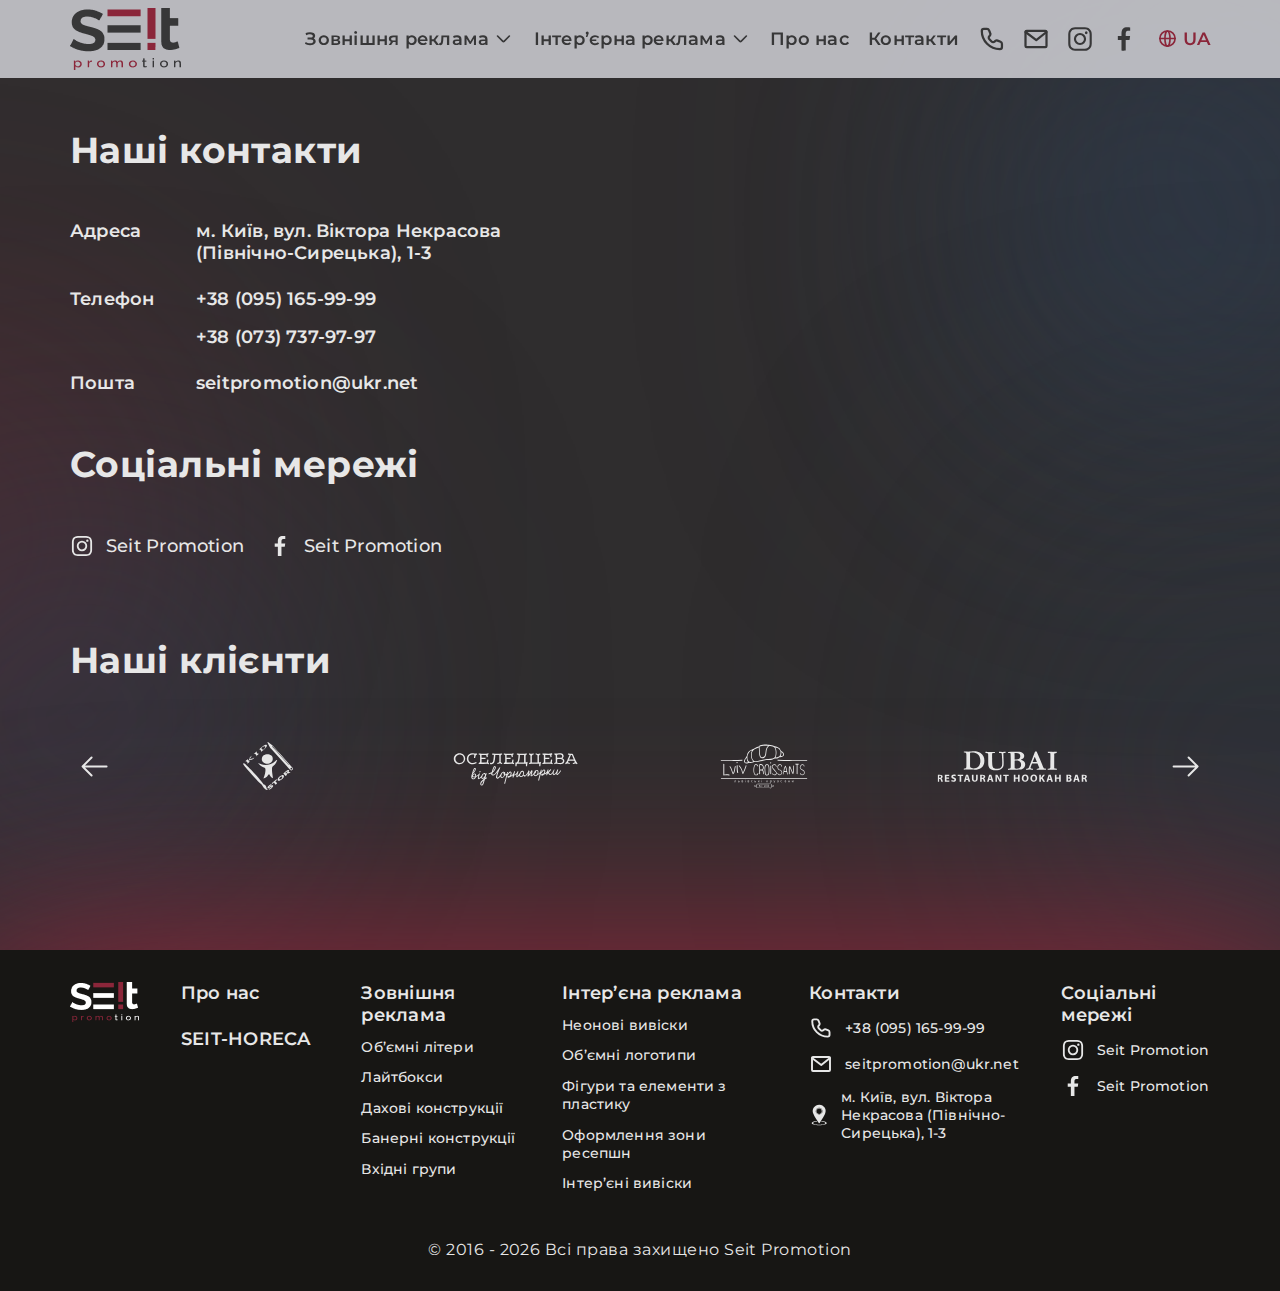
<file: contacts.html>
<!DOCTYPE html>
<html lang="uk">
	<head>
		<meta charset="UTF-8" />
		<meta http-equiv="X-UA-Compatible" content="IE=edge" />
		<meta name="viewport" content="width=device-width, initial-scale=1.0" />
		<title>Seit-promotion – Наші контакти</title>
		<link rel="icon" href="./images/favicon-32x32.jpg" />
		<link rel="preconnect" href="https://fonts.googleapis.com" />
		<link rel="preconnect" href="https://fonts.gstatic.com" crossorigin />
		<link href="https://fonts.googleapis.com/css2?family=Montserrat:wght@500;600;700&display=swap" rel="stylesheet" />

		<link
			rel="stylesheet"
			href="https://cdnjs.cloudflare.com/ajax/libs/modern-normalize/1.1.0/modern-normalize.css"
			integrity="sha512-Y0MM+V6ymRKN2zStTqzQ227DWhhp4Mzdo6gnlRnuaNCbc+YN/ZH0sBCLTM4M0oSy9c9VKiCvd4Jk44aCLrNS5Q=="
			crossorigin="anonymous"
			referrerpolicy="no-referrer"
		/>
		<link href="https://cdn.jsdelivr.net/npm/swiper@10.0.4/swiper-bundle.min.css" rel="stylesheet" />
		<link rel="stylesheet" href="./css/main.min.css" />
	</head>
	<body>
		<div class="wrapper">
			<header class="header">
				<div class="container">
					<nav class="main-nav">
						<a href="./" class="logo main-nav__logo">
							<img src="./images/logoOriginal.png" alt="логотип" />
						</a>
						<ul class="site-nav menu main-nav__menu list">
							<li class="menu__item item">
								<a href="" class="menu__link menu__link--ad link">
									Зовнішня реклама
									<svg class="icon chevron"><use href="./images/icons.svg#chevronDown"></use></svg>
								</a>
								<ul class="main-nav__submenu list">
									<li class="sub-menu__item item">
										<a href="./ligthboxes.html" class="menu__link link sub-menu__link">Лайтбокси</a>
									</li>
									<li class="sub-menu__item item">
										<a href="" class="menu__link link sub-menu__link">Дахові конструкції</a>
									</li>
									<li class="sub-menu__item item">
										<a href="" class="menu__link link sub-menu__link">Об’ємні літери</a>
									</li>
									<li class="sub-menu__item item">
										<a href="" class="menu__link link sub-menu__link">Банерні конструкції</a>
									</li>
									<li class="sub-menu__item item">
										<a href="" class="menu__link link sub-menu__link">Вхідні групи</a>
									</li>
								</ul>
							</li>
							<li class="menu__item item">
								<a href="" class="menu__link menu__link--ad link">
									Інтер’єрна реклама
									<svg class="icon chevron"><use href="./images/icons.svg#chevronDown"></use></svg>
								</a>
								<ul class="main-nav__submenu list">
									<li class="sub-menu__item item">
										<a href="" class="menu__link link sub-menu__link">Неонові вивіски</a>
									</li>
									<li class="sub-menu__item item">
										<a href="" class="menu__link link sub-menu__link">Об’ємні логотипи</a>
									</li>
									<li class="sub-menu__item item">
										<a href="" class="menu__link link sub-menu__link">Фігури та елементи з пластику</a>
									</li>
									<li class="sub-menu__item item">
										<a href="" class="menu__link link sub-menu__link">Оформлення зони ресепшн</a>
									</li>
									<li class="sub-menu__item item">
										<a href="" class="menu__link link sub-menu__link">Інтер’єні вивіски</a>
									</li>
								</ul>
							</li>
							<li class="menu__item item">
								<a href="./about-us.html" class="menu__link link">Про нас</a>
							</li>
							<li class="menu__item item"><a href="./contacts.html" class="menu__link link">Контакти</a></li>
							<li class="menu__item item menu__item--contacts">
								<ul class="menu__contacts-list list">
									<li class="menu__contacts-item">
										<a class="menu__contacts-link link" href="tel:+380961111111" aria-label="Phone">
											<svg class="icon phone icon--header"><use href="./images/icons.svg#phone"></use></svg>
										</a>
									</li>
									<li class="menu__contacts-item">
										<a class="menu__contacts-link link" href="mailto:seitpromotion@ukr.net" aria-label="Email">
											<svg class="icon mail icon--header"><use href="./images/icons.svg#mail"></use></svg>
										</a>
									</li>
									<li class="menu__contacts-item">
										<a
											class="menu__contacts-link link"
											href="https://instagram.com/seitpromotion?igshid=YmMyMTA2M2Y="
											target="_blank"
											rel="noreferrer noopener"
											aria-label="Instagram"
										>
											<svg class="icon icon--header"><use href="./images/icons.svg#instagram"></use></svg>
										</a>
									</li>
									<li class="menu__contacts-item">
										<a
											class="menu__contacts-link link"
											href="https://www.facebook.com/SeitPromotion"
											target="_blank"
											rel="noreferrer noopener"
											aria-label="Facebook"
										>
											<svg class="icon icon--header"><use href="./images/icons.svg#facebook"></use></svg>
										</a>
									</li>
								</ul>
							</li>
							<li class="menu__item item">
								<a href="" class="menu__link menu__link--lang link">
									<svg class="icon globe"><use href="./images/icons.svg#globe"></use></svg>
									<span lang="en">UA</span>
								</a>
							</li>
						</ul>

						<button type="button" class="menu__open">
							<svg class="menu__icon-open">
								<use href="./images/icons.svg#hamburgerMenu"></use>
							</svg>
						</button>
					</nav>
				</div>
				<div class="mob-menu is-hidden">
					<div class="container--mobile">
						<div class="mob-menu__header">
							<a href="./" class="logo main-nav__logo">
								<img src="./images/logoOriginal.png" alt="логотип" />
							</a>
							<button type="button" class="menu__close">
								<svg class="menu__icon-close">
									<use href="./images/icons.svg#iconClose"></use>
								</svg>
							</button>
						</div>

						<ul class="mob-menu__nav mob-nav list">
							<li class="mob-nav__item item">
								<p>Зовнішня реклама</p>
								<ul class="mob-nav__sub-list list">
									<li class="mob-nav__sub-item item">
										<a href="./ligthboxes.html" class="mob-nav__link link">Лайтбокси</a>
									</li>
									<li class="mob-nav__sub-item item"><a href="" class="mob-nav__link link">Дахові конструкції</a></li>
									<li class="mob-nav__sub-item item"><a href="" class="mob-nav__link link">Об’ємні літери</a></li>
									<li class="mob-nav__sub-item item"><a href="" class="mob-nav__link link">Банерні конструкції</a></li>
									<li class="mob-nav__sub-item item"><a href="" class="mob-nav__link link">Вхідні групи</a></li>
								</ul>
							</li>
							<li class="mob-nav__item item">
								<p>Інтер’єна реклама</p>
								<ul class="mob-nav__sub-list list">
									<li class="mob-nav__sub-item item"><a href="" class="mob-nav__link link">Неонові вивіски</a></li>
									<li class="mob-nav__sub-item item"><a href="" class="mob-nav__link link">Об’ємні логотипи</a></li>
									<li class="mob-nav__sub-item item">
										<a href="" class="mob-nav__link link">Фігури та елементи з пластику</a>
									</li>
									<li class="mob-nav__sub-item item">
										<a href="" class="mob-nav__link link">Оформлення зони ресепшн</a>
									</li>
									<li class="mob-nav__sub-item item"><a href="" class="mob-nav__link link">Інтер’єні вивіски</a></li>
								</ul>
							</li>
							<li class="mob-nav__item item">
								<a href="./about-us.html" class="mob-nav__link link">Про нас</a>
							</li>
							<li class="mob-nav__item item">
								<a href="./contacts.html" class="mob-nav__link link">Контакти</a>
							</li>
							<!-- menu__item--contacts -->
							<li class="mob-nav__item mob-nav__item--contacts item">
								<ul class="menu__contacts-list menu__contacts-list--mob list">
									<li class="menu__contacts-item">
										<a class="menu__contacts-link link" href="tel:+380961111111" aria-label="Phone">
											<svg class="icon phone icon--header"><use href="./images/icons.svg#phone"></use></svg>
										</a>
									</li>
									<li class="menu__contacts-item">
										<a class="menu__contacts-link link" href="mailto:seitpromotion@ukr.net" aria-label="Email">
											<svg class="icon mail icon--header"><use href="./images/icons.svg#mail"></use></svg>
										</a>
									</li>
									<li class="menu__contacts-item">
										<a
											class="menu__contacts-link link"
											href="https://instagram.com/seitpromotion?igshid=YmMyMTA2M2Y="
											target="_blank"
											rel="noreferrer noopener"
											aria-label="Instagram"
										>
											<svg class="icon icon--header"><use href="./images/icons.svg#instagram"></use></svg>
										</a>
									</li>
									<li class="menu__contacts-item">
										<a
											class="menu__contacts-link link"
											href="https://www.facebook.com/SeitPromotion"
											target="_blank"
											rel="noreferrer noopener"
											aria-label="Facebook"
										>
											<svg class="icon icon--header"><use href="./images/icons.svg#facebook"></use></svg>
										</a>
									</li>
								</ul>
							</li>
							<li class="mob-nav__item mob-nav__item--lang item">
								<a href="" class="menu__link menu__link--lang menu__link--mob link">
									<svg class="icon globe"><use href="./images/icons.svg#globe"></use></svg>
									<span lang="en">UA</span>
								</a>
							</li>
						</ul>
					</div>
				</div>
			</header>
			<main class="main">
				<div class="bg-wrapper">
					<div class="bg-wrapper__item round red-first"></div>
					<div class="bg-wrapper__item round dark-blue-first"></div>
					<div class="bg-wrapper__item round dark-blue-second"></div>
					<div class="bg-wrapper__item round dark-blue-third"></div>
					<div class="bg-wrapper__item round dark-blue-fourth"></div>
					<div class="bg-wrapper__item ellipse red-second"></div>

					<section class="our-contacts">
						<div class="container our-contacts__container">
							<div class="our-contacts__main-part">
								<h1 class="section__title our-contacts__title">Наші контакти</h1>
								<ul class="our-contacts__list list">
									<li class="item our-contacts__item">
										<div class="our-contacts__type">Адреса</div>
										<div class="our-contacts__desc">м. Київ, вул. Віктора Некрасова (Північно-Сирецька), 1-3</div>
									</li>
									<li class="item our-contacts__item">
										<div class="our-contacts__type">Телефон</div>
										<div class="our-contacts__desc">
											<ul class="list our-contacts__desc-list">
												<li><a href="tel:+380951659999" class="link">+38 (095) 165-99-99</a></li>
												<li><a href="tel:+380737379797" class="link">+38 (073) 737-97-97</a></li>
											</ul>
										</div>
									</li>
									<li class="item our-contacts__item">
										<div class="our-contacts__type">Пошта</div>
										<div class="our-contacts__desc">seitpromotion@ukr.net</div>
									</li>
								</ul>
								<h2 class="section__title our-contacts__title">Соціальні мережі</h2>
								<ul class="our-contacts__list our-contacts__list--social list">
									<li class="item our-contacts__item">
										<a
											class="link our-contacts__social-link"
											href="https://instagram.com/seitpromotion?igshid=YmMyMTA2M2Y="
											target="_blank"
											rel="noreferrer noopener"
											aria-label="Instagram"
										>
											<svg class="icon icon--footer">
												<use href="./images/icons.svg#instagram"></use>
											</svg>
											<span>Seit Promotion</span>
										</a>
									</li>
									<li class="item our-contacts__item">
										<a
											class="link our-contacts__social-link"
											href="https://www.facebook.com/SeitPromotion"
											target="_blank"
											rel="noreferrer noopener"
											aria-label="Facebook"
										>
											<svg class="icon icon--footer">
												<use href="./images/icons.svg#facebook"></use>
											</svg>
											<span>Seit Promotion</span>
										</a>
									</li>
								</ul>
							</div>
							<div class="our-contacts__map">
								<iframe
									class="our-contacts__map-frame"
									src="https://www.google.com/maps/embed?pb=!1m14!1m12!1m3!1d5076.946112090003!2d30.411256421013523!3d50.488152894345475!2m3!1f0!2f0!3f0!3m2!1i1024!2i768!4f13.1!5e0!3m2!1suk!2sua!4v1689946485159!5m2!1suk!2sua"
									style="border: 0"
									allowfullscreen=""
									loading="lazy"
									referrerpolicy="no-referrer-when-downgrade"
								></iframe>
							</div>
						</div>
					</section>
					<section class="our-customers">
						<div class="container">
							<h2 class="section__title">Наші клієнти</h2>

							<div class="our-customers__wrapper">
								<div class="swiper customer-slider">
									<!-- Additional required wrapper -->
									<div class="swiper-wrapper customer-slider__wrapper">
										<!-- Slides -->
										<div class="swiper-slide customer-slider__slide">
											<svg class="icon icon--customers"><use href="./images/customers.svg#yappoSushi"></use></svg>
										</div>
										<div class="swiper-slide customer-slider__slide">
											<svg class="icon icon--customers"><use href="./images/customers.svg#kidStor"></use></svg>
										</div>
										<div class="swiper-slide customer-slider__slide">
											<svg class="icon icon--customers"><use href="./images/customers.svg#oseledceva"></use></svg>
										</div>
										<div class="swiper-slide customer-slider__slide">
											<svg class="icon icon--customers"><use href="./images/customers.svg#lvivCroissants"></use></svg>
										</div>
										<div class="swiper-slide customer-slider__slide">
											<svg class="icon icon--customers"><use href="./images/customers.svg#dubai"></use></svg>
										</div>
										<div class="swiper-slide customer-slider__slide">
											<svg class="icon icon--customers"><use href="./images/customers.svg#uvape"></use></svg>
										</div>
										<div class="swiper-slide customer-slider__slide">
											<svg class="icon icon--customers"><use href="./images/customers.svg#cypa"></use></svg>
										</div>
										<div class="swiper-slide customer-slider__slide">
											<svg class="icon icon--customers"><use href="./images/customers.svg#hamster"></use></svg>
										</div>

										<div class="swiper-slide customer-slider__slide">
											<svg class="icon icon--customers"><use href="./images/customers.svg#crown"></use></svg>
										</div>
										<div class="swiper-slide customer-slider__slide">
											<svg class="icon icon--customers"><use href="./images/customers.svg#jarPtizza"></use></svg>
										</div>
										<div class="swiper-slide customer-slider__slide">
											<svg class="icon icon--customers"><use href="./images/customers.svg#wurth"></use></svg>
										</div>
										<div class="swiper-slide customer-slider__slide">
											<svg class="icon icon--customers"><use href="./images/customers.svg#parus"></use></svg>
										</div>
										<div class="swiper-slide customer-slider__slide">
											<svg class="icon icon--customers"><use href="./images/customers.svg#perioCenter"></use></svg>
										</div>
										<div class="swiper-slide customer-slider__slide">
											<svg class="icon icon--customers"><use href="./images/customers.svg#karmolin"></use></svg>
										</div>
										<div class="swiper-slide customer-slider__slide">
											<svg class="icon icon--customers"><use href="./images/customers.svg#flacon"></use></svg>
										</div>
										<div class="swiper-slide customer-slider__slide">
											<svg class="icon icon--customers"><use href="./images/customers.svg#winePoint"></use></svg>
										</div>
										<div class="swiper-slide customer-slider__slide">
											<svg class="icon icon--customers"><use href="./images/customers.svg#miminoshi"></use></svg>
										</div>
									</div>
								</div>

								<button class="btn--swiper swiper-button-prev--customer">
									<svg class="icon icon--swiper"><use href="./images/icons.svg#arrowLeft"></use></svg>
								</button>
								<button class="btn--swiper swiper-button-next--customer">
									<svg class="icon icon--swiper"><use href="./images/icons.svg#arrowRight"></use></svg>
								</button>
							</div>
						</div>
					</section>
				</div>
			</main>
			<footer class="footer">
				<div class="footer__container container">
					<div class="footer__upper-part">
						<div class="footer__logo-part">
							<a href="./" class="footer__logo logo">
								<img src="./images/logoWhite.png" alt="логотип" class="logo" />
							</a>
						</div>
						<div class="first-col">
							<ul class="list">
								<li class="footer__title footer__title--first-col">
									<a href="./about-us.html" class="link">Про нас</a>
								</li>
								<li class="footer__title footer__title--first-col">
									<a href="https://seit-horeca.com.ua" target="_blank" rel="noreferrer noopener" class="link" lang="en">
										SEIT-HORECA
									</a>
								</li>
							</ul>
						</div>
						<div class="second-col">
							<b class="footer__title footer__title--products">Зовнішня реклама</b>
							<ul class="list footer__list">
								<li><a href="" class="link footer__link">Об’ємні літери</a></li>
								<li><a href="./ligthboxes.html" class="link footer__link">Лайтбокси</a></li>
								<li><a href="" class="link footer__link">Дахові конструкції</a></li>
								<li><a href="" class="link footer__link">Банерні конструкції</a></li>
								<li><a href="" class="link footer__link">Вхідні групи</a></li>
							</ul>
						</div>
						<div class="third-col">
							<b class="footer__title footer__title--products">Інтер’єна реклама</b>
							<ul class="list footer__list">
								<li><a href="" class="link footer__link">Неонові вивіски</a></li>
								<li><a href="" class="link footer__link">Об’ємні логотипи</a></li>
								<li><a href="" class="link footer__link">Фігури та елементи з пластику</a></li>
								<li><a href="" class="link footer__link">Оформлення зони ресепшн</a></li>
								<li><a href="" class="link footer__link">Інтер’єні вивіски</a></li>
							</ul>
						</div>
						<div class="fourth-col">
							<b class="footer__title footer__title--contacts">Контакти</b>
							<address>
								<ul class="list footer__contacts-list">
									<li>
										<a href="tel:+380951659999" class="link footer__link footer__contacts-link">
											<svg class="icon icon--footer phone">
												<use href="./images/icons.svg#phone"></use>
											</svg>
											<span>+38 (095) 165-99-99</span>
										</a>
									</li>
									<li>
										<a href="mailto:seitpromotion@ukr.net" class="link footer__link footer__contacts-link" lang="en">
											<svg class="icon icon--footer mail">
												<use href="./images/icons.svg#mail"></use>
											</svg>
											<span>seitpromotion@ukr.net</span>
										</a>
									</li>
									<li>
										<a
											href="https://goo.gl/maps/7Vk1duzJPA59DLT69"
											target="_blank"
											rel="noopener noreferrer"
											class="link footer__link footer__contacts-link"
										>
											<svg class="icon icon--footer location">
												<use href="./images/icons.svg#location"></use>
											</svg>
											<span>м. Київ, вул. Віктора Некрасова (Північно-Сирецька), 1-3</span>
										</a>
									</li>
								</ul>
							</address>
						</div>
						<div class="fifth-col">
							<b class="footer__title footer__title--contacts">Соціальні мережі</b>
							<ul class="list footer__contacts-list">
								<li>
									<a
										class="link footer__link footer__contacts-link"
										href="https://instagram.com/seitpromotion?igshid=YmMyMTA2M2Y="
										target="_blank"
										rel="noreferrer noopener"
										aria-label="Instagram"
									>
										<svg class="icon icon--footer">
											<use href="./images/icons.svg#instagram"></use>
										</svg>
										<span lang="en">Seit Promotion</span>
									</a>
								</li>
								<li>
									<a
										class="link footer__link footer__contacts-link"
										href="https://www.facebook.com/SeitPromotion"
										target="_blank"
										rel="noreferrer noopener"
										aria-label="Facebook"
									>
										<svg class="icon icon--footer">
											<use href="./images/icons.svg#facebook"></use>
										</svg>
										<span lang="en">Seit Promotion</span>
									</a>
								</li>
							</ul>
						</div>
					</div>
					<div class="footer__lower-part">
						<div class="copyright">
							&copy; 2016 -
							<span class="copyright__year">2023</span>
							Всі права захищено Seit Promotion
						</div>
					</div>
				</div>
			</footer>
		</div>

		<div class="backdrop is-hidden" data-modal>
			<div class="modal">
				<p class="modal__title">Залиште свої дані і ми Вам зателефонуємо</p>
				<form name="callback" class="modal__callback" autocomplete="off">
					<div class="modal__field modal__field--usual">
						<input type="text" name="name" id="name" class="modal__input" />
						<label for="name" class="modal__label">Ім’я</label>
						<svg class="modal__icon">
							<use href="./images/icons.svg#person"></use>
						</svg>
					</div>
					<div class="modal__field modal__field--usual">
						<input type="text" name="phone" id="phone" class="modal__input" />
						<label for="phone" class="modal__label">Телефон</label>
						<svg class="modal__icon">
							<use href="./images/icons.svg#phone"></use>
						</svg>
					</div>
					<div class="modal__field modal__field--usual">
						<input type="email" name="name" id="email" class="modal__input" />
						<label for="email" class="modal__label">Пошта</label>
						<svg class="modal__icon">
							<use href="./images/icons.svg#email"></use>
						</svg>
					</div>
					<div class="modal__field modal__field--comment">
						<textarea
							name="comment"
							id="comment"
							class="modal__input modal__input--comment"
							placeholder="Введіть текст"
						></textarea>
						<label for="email" class="modal__label">Коментар</label>
					</div>
					<div class="modal__field modal__field--policy">
						<label class="policy-agreement modal__policy-agreement">
							<input type="checkbox" name="policy-agreement" id="policy-agreement" class="policy-agreement__checkbox" />
							<span class="modal__label policy-agreement__text">
								Погоджуюсь з розсиланням новин і
								<a href="" class="policy-agreement__link link">Умовами договору</a>
							</span>
							<svg class="policy-agreement__icon">
								<use href="./images/icons.svg#icon-check"></use>
							</svg>
						</label>
					</div>

					<button type="submit" class="btn">Надіслати</button>
				</form>
				<button type="button" class="modal__close" data-modal-close>
					<svg class="modal__icon-close">
						<use href="./images/icons.svg#icon-close"></use>
					</svg>
				</button>
			</div>
		</div>
		<script src="
https://cdn.jsdelivr.net/npm/swiper@10.0.4/swiper-bundle.min.js
"></script>
		<!-- <script src="./js/swiper-bundle.min.js"></script> -->
		<script defer src="./js/swiper.js"></script>
		<!-- <script src="./js/modal.js"></script> -->
		<script src="./js/mobile-menu.js"></script>
		<script src="./js/date.js"></script>
	</body>
</html>
</file>
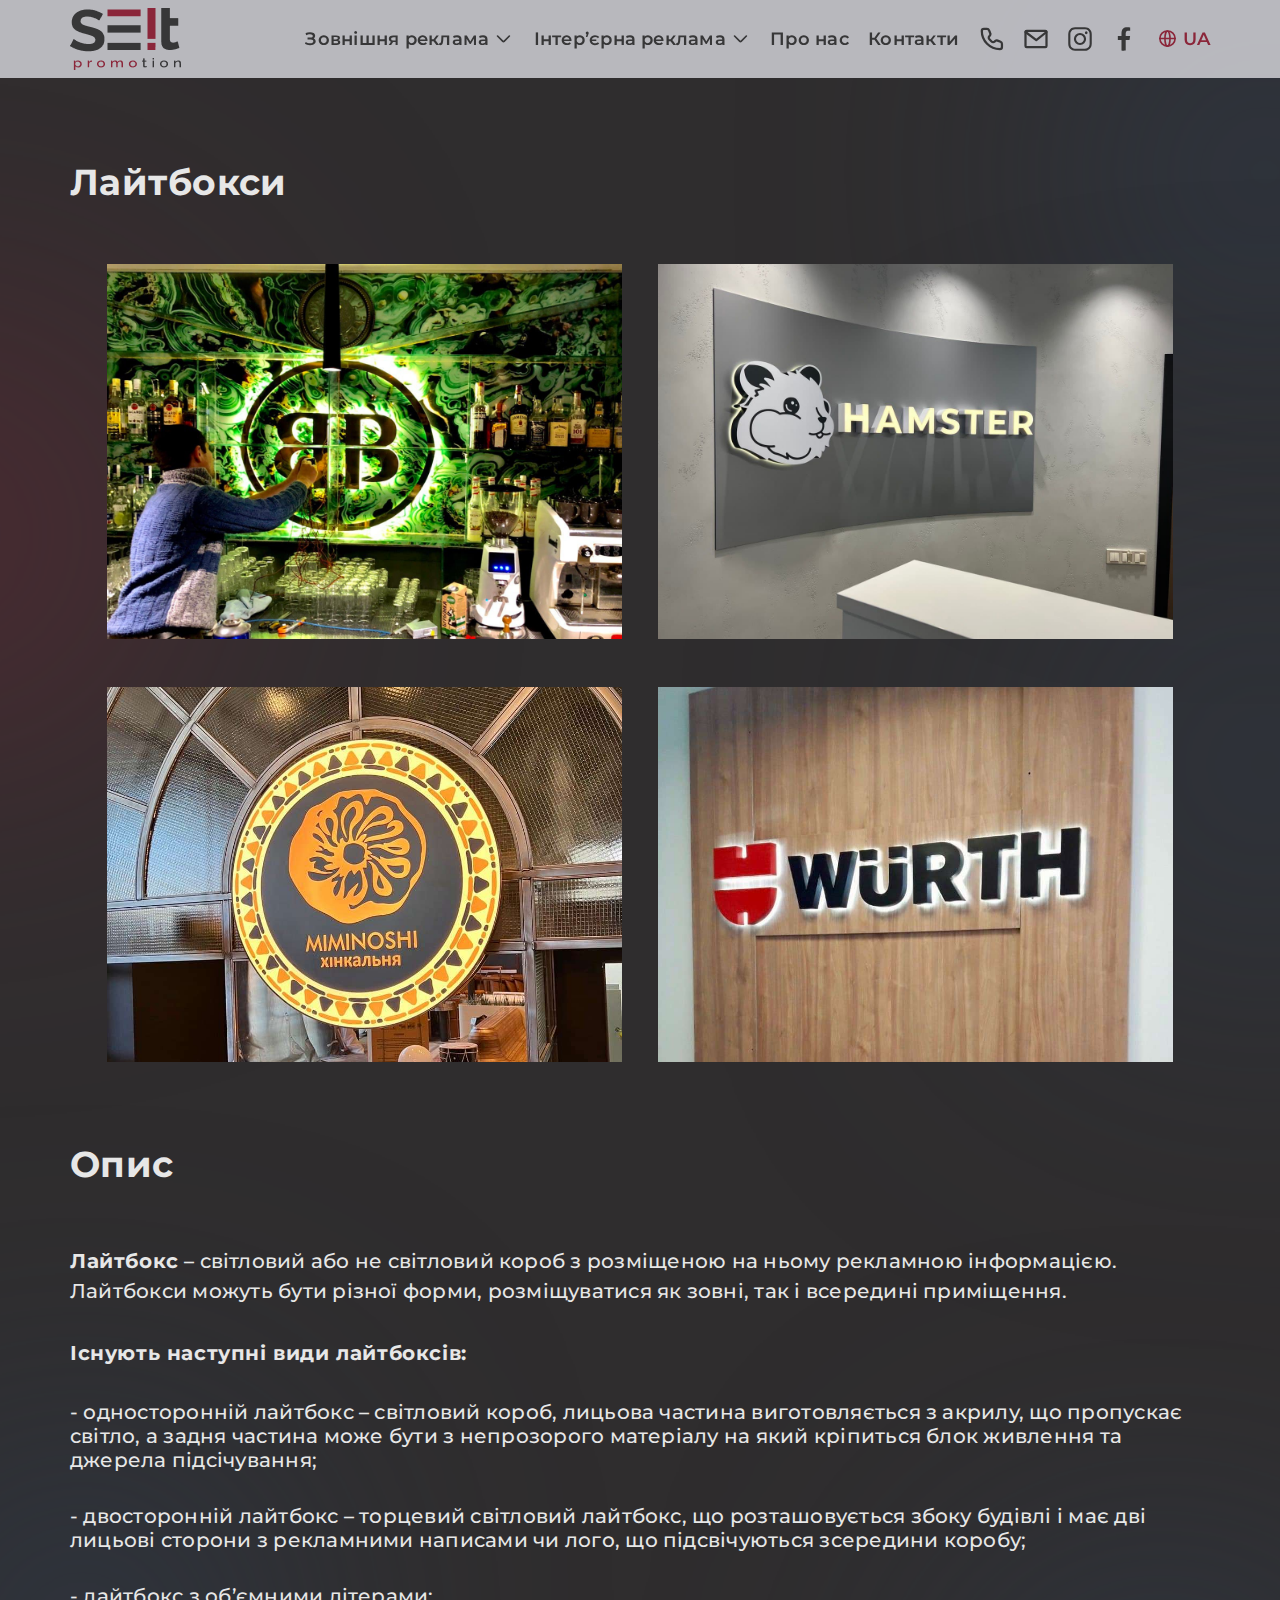
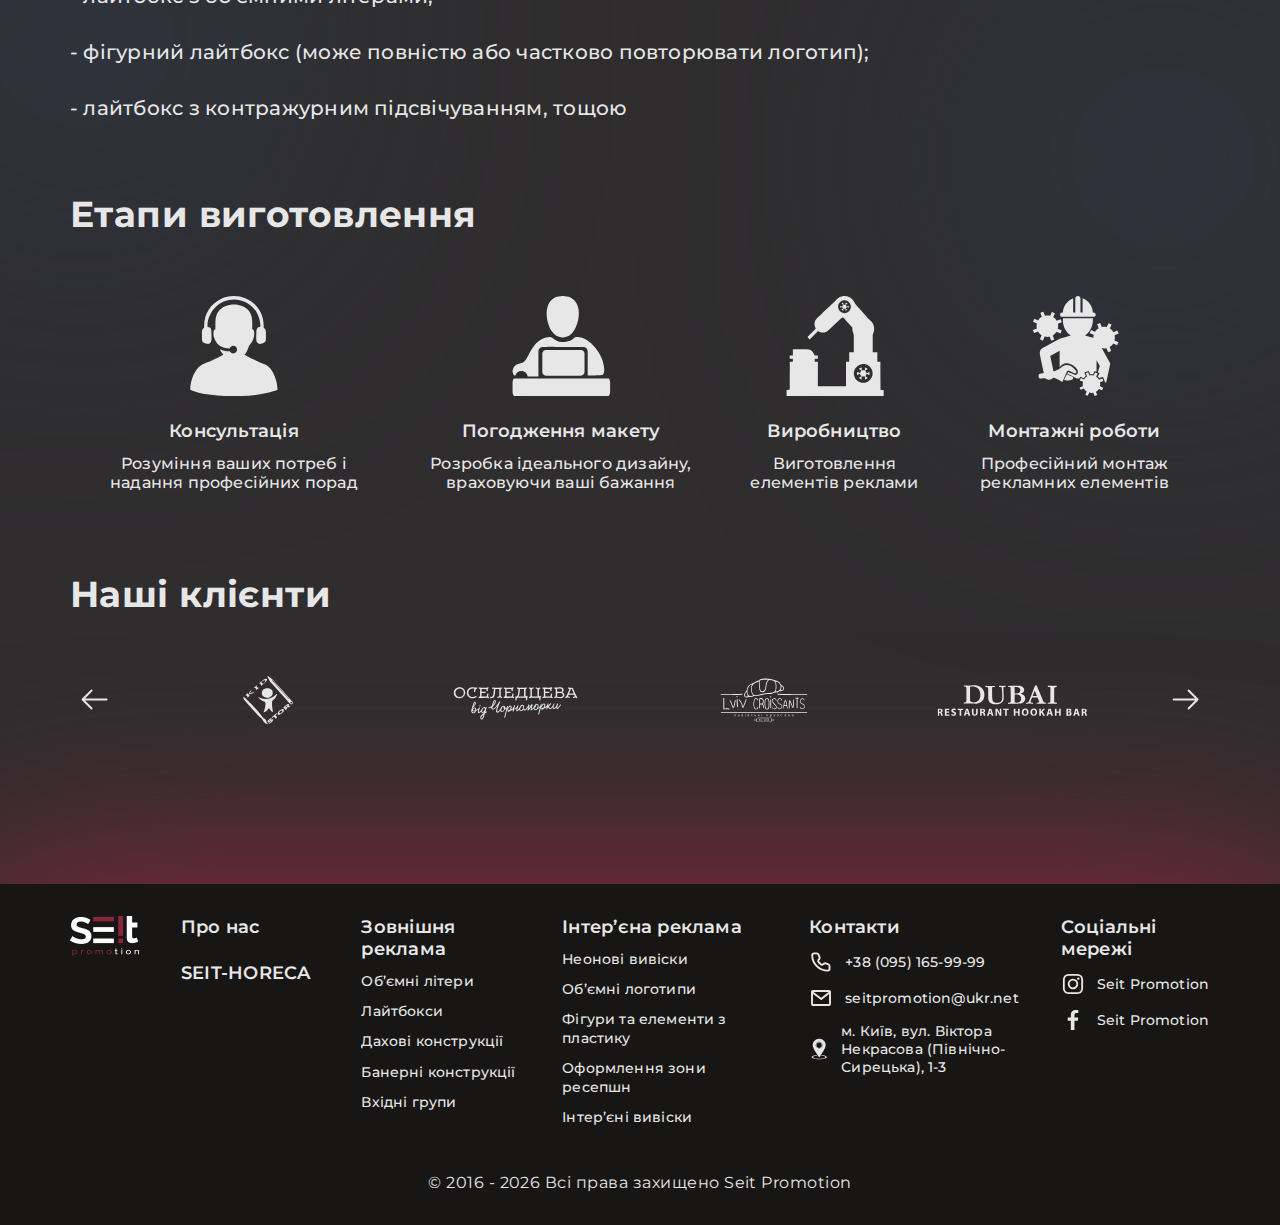
<file: ligthboxes.html>
<!DOCTYPE html>
<html lang="uk">
	<head>
		<meta charset="UTF-8" />
		<meta http-equiv="X-UA-Compatible" content="IE=edge" />
		<meta name="viewport" content="width=device-width, initial-scale=1.0" />
		<title>Seit-promotion – Про нас</title>
		<link rel="icon" href="./images/favicon-32x32.jpg" />
		<link rel="preconnect" href="https://fonts.googleapis.com" />
		<link rel="preconnect" href="https://fonts.gstatic.com" crossorigin />
		<link href="https://fonts.googleapis.com/css2?family=Montserrat:wght@500;600;700&display=swap" rel="stylesheet" />

		<link
			rel="stylesheet"
			href="https://cdnjs.cloudflare.com/ajax/libs/modern-normalize/1.1.0/modern-normalize.css"
			integrity="sha512-Y0MM+V6ymRKN2zStTqzQ227DWhhp4Mzdo6gnlRnuaNCbc+YN/ZH0sBCLTM4M0oSy9c9VKiCvd4Jk44aCLrNS5Q=="
			crossorigin="anonymous"
			referrerpolicy="no-referrer"
		/>
		<link href="https://cdn.jsdelivr.net/npm/swiper@10.0.4/swiper-bundle.min.css" rel="stylesheet" />
		<link rel="stylesheet" href="./css/main.min.css" />
	</head>
	<body>
		<div class="wrapper">
			<header class="header">
				<div class="container">
					<nav class="main-nav">
						<a href="./" class="logo main-nav__logo">
							<img src="./images/logoOriginal.png" alt="логотип" />
						</a>
						<ul class="site-nav menu main-nav__menu list">
							<li class="menu__item item">
								<a href="" class="menu__link menu__link--ad link">
									Зовнішня реклама
									<svg class="icon chevron"><use href="./images/icons.svg#chevronDown"></use></svg>
								</a>
								<ul class="main-nav__submenu list">
									<li class="sub-menu__item item">
										<a href="./ligthboxes.html" class="menu__link link sub-menu__link">Лайтбокси</a>
									</li>
									<li class="sub-menu__item item">
										<a href="" class="menu__link link sub-menu__link">Дахові конструкції</a>
									</li>
									<li class="sub-menu__item item">
										<a href="" class="menu__link link sub-menu__link">Об’ємні літери</a>
									</li>
									<li class="sub-menu__item item">
										<a href="" class="menu__link link sub-menu__link">Банерні конструкції</a>
									</li>
									<li class="sub-menu__item item">
										<a href="" class="menu__link link sub-menu__link">Вхідні групи</a>
									</li>
								</ul>
							</li>
							<li class="menu__item item">
								<a href="" class="menu__link menu__link--ad link">
									Інтер’єрна реклама
									<svg class="icon chevron"><use href="./images/icons.svg#chevronDown"></use></svg>
								</a>
								<ul class="main-nav__submenu list">
									<li class="sub-menu__item item">
										<a href="" class="menu__link link sub-menu__link">Неонові вивіски</a>
									</li>
									<li class="sub-menu__item item">
										<a href="" class="menu__link link sub-menu__link">Об’ємні логотипи</a>
									</li>
									<li class="sub-menu__item item">
										<a href="" class="menu__link link sub-menu__link">Фігури та елементи з пластику</a>
									</li>
									<li class="sub-menu__item item">
										<a href="" class="menu__link link sub-menu__link">Оформлення зони ресепшн</a>
									</li>
									<li class="sub-menu__item item">
										<a href="" class="menu__link link sub-menu__link">Інтер’єні вивіски</a>
									</li>
								</ul>
							</li>
							<li class="menu__item item">
								<a href="./about-us.html" class="menu__link link">Про нас</a>
							</li>
							<li class="menu__item item"><a href="./contacts.html" class="menu__link link">Контакти</a></li>
							<li class="menu__item item menu__item--contacts">
								<ul class="menu__contacts-list list">
									<li class="menu__contacts-item">
										<a class="menu__contacts-link link" href="tel:+380961111111" aria-label="Phone">
											<svg class="icon phone icon--header"><use href="./images/icons.svg#phone"></use></svg>
										</a>
									</li>
									<li class="menu__contacts-item">
										<a class="menu__contacts-link link" href="mailto:seitpromotion@ukr.net" aria-label="Email">
											<svg class="icon mail icon--header"><use href="./images/icons.svg#mail"></use></svg>
										</a>
									</li>
									<li class="menu__contacts-item">
										<a
											class="menu__contacts-link link"
											href="https://instagram.com/seitpromotion?igshid=YmMyMTA2M2Y="
											target="_blank"
											rel="noreferrer noopener"
											aria-label="Instagram"
										>
											<svg class="icon icon--header"><use href="./images/icons.svg#instagram"></use></svg>
										</a>
									</li>
									<li class="menu__contacts-item">
										<a
											class="menu__contacts-link link"
											href="https://www.facebook.com/SeitPromotion"
											target="_blank"
											rel="noreferrer noopener"
											aria-label="Facebook"
										>
											<svg class="icon icon--header"><use href="./images/icons.svg#facebook"></use></svg>
										</a>
									</li>
								</ul>
							</li>
							<li class="menu__item item">
								<a href="" class="menu__link menu__link--lang link">
									<svg class="icon globe"><use href="./images/icons.svg#globe"></use></svg>
									<span lang="en">UA</span>
								</a>
							</li>
						</ul>

						<button type="button" class="menu__open">
							<svg class="menu__icon-open">
								<use href="./images/icons.svg#hamburgerMenu"></use>
							</svg>
						</button>
					</nav>
				</div>
				<div class="mob-menu is-hidden">
					<div class="container--mobile">
						<div class="mob-menu__header">
							<a href="./" class="logo main-nav__logo">
								<img src="./images/logoOriginal.png" alt="логотип" />
							</a>
							<button type="button" class="menu__close">
								<svg class="menu__icon-close">
									<use href="./images/icons.svg#iconClose"></use>
								</svg>
							</button>
						</div>

						<ul class="mob-menu__nav mob-nav list">
							<li class="mob-nav__item item">
								<p>Зовнішня реклама</p>
								<ul class="mob-nav__sub-list list">
									<li class="mob-nav__sub-item item">
										<a href="./ligthboxes.html" class="mob-nav__link link">Лайтбокси</a>
									</li>
									<li class="mob-nav__sub-item item"><a href="" class="mob-nav__link link">Дахові конструкції</a></li>
									<li class="mob-nav__sub-item item"><a href="" class="mob-nav__link link">Об’ємні літери</a></li>
									<li class="mob-nav__sub-item item"><a href="" class="mob-nav__link link">Банерні конструкції</a></li>
									<li class="mob-nav__sub-item item"><a href="" class="mob-nav__link link">Вхідні групи</a></li>
								</ul>
							</li>
							<li class="mob-nav__item item">
								<p>Інтер’єна реклама</p>
								<ul class="mob-nav__sub-list list">
									<li class="mob-nav__sub-item item"><a href="" class="mob-nav__link link">Неонові вивіски</a></li>
									<li class="mob-nav__sub-item item"><a href="" class="mob-nav__link link">Об’ємні логотипи</a></li>
									<li class="mob-nav__sub-item item">
										<a href="" class="mob-nav__link link">Фігури та елементи з пластику</a>
									</li>
									<li class="mob-nav__sub-item item">
										<a href="" class="mob-nav__link link">Оформлення зони ресепшн</a>
									</li>
									<li class="mob-nav__sub-item item"><a href="" class="mob-nav__link link">Інтер’єні вивіски</a></li>
								</ul>
							</li>
							<li class="mob-nav__item item">
								<a href="./about-us.html" class="mob-nav__link link">Про нас</a>
							</li>
							<li class="mob-nav__item item">
								<a href="./contacts.html" class="mob-nav__link link">Контакти</a>
							</li>
							<!-- menu__item--contacts -->
							<li class="mob-nav__item mob-nav__item--contacts item">
								<ul class="menu__contacts-list menu__contacts-list--mob list">
									<li class="menu__contacts-item">
										<a class="menu__contacts-link link" href="tel:+380961111111" aria-label="Phone">
											<svg class="icon phone icon--header"><use href="./images/icons.svg#phone"></use></svg>
										</a>
									</li>
									<li class="menu__contacts-item">
										<a class="menu__contacts-link link" href="mailto:seitpromotion@ukr.net" aria-label="Email">
											<svg class="icon mail icon--header"><use href="./images/icons.svg#mail"></use></svg>
										</a>
									</li>
									<li class="menu__contacts-item">
										<a
											class="menu__contacts-link link"
											href="https://instagram.com/seitpromotion?igshid=YmMyMTA2M2Y="
											target="_blank"
											rel="noreferrer noopener"
											aria-label="Instagram"
										>
											<svg class="icon icon--header"><use href="./images/icons.svg#instagram"></use></svg>
										</a>
									</li>
									<li class="menu__contacts-item">
										<a
											class="menu__contacts-link link"
											href="https://www.facebook.com/SeitPromotion"
											target="_blank"
											rel="noreferrer noopener"
											aria-label="Facebook"
										>
											<svg class="icon icon--header"><use href="./images/icons.svg#facebook"></use></svg>
										</a>
									</li>
								</ul>
							</li>
							<li class="mob-nav__item mob-nav__item--lang item">
								<a href="" class="menu__link menu__link--lang menu__link--mob link">
									<svg class="icon globe"><use href="./images/icons.svg#globe"></use></svg>
									<span lang="en">UA</span>
								</a>
							</li>
						</ul>
					</div>
				</div>
			</header>
			<main class="main">
				<div class="bg-wrapper">
					<div class="bg-wrapper__item round red-first"></div>
					<div class="bg-wrapper__item round dark-blue-first"></div>
					<div class="bg-wrapper__item round dark-blue-second"></div>
					<div class="bg-wrapper__item round dark-blue-third"></div>
					<div class="bg-wrapper__item round dark-blue-fourth"></div>
					<div class="bg-wrapper__item ellipse red-second"></div>

					<section class="gallery">
						<div class="container">
							<h1 class="section__title">Лайтбокси</h1>
							<ul class="gallery__list list">
								<li class="gallery__item">
									<figure class="figure what-we-do__figure">
										<div class="what-we-do__thumb what-we-do__thumb--product">
											<img
												class="what-we-do__img"
												src="./images/products/interior_signboards/interior_signboards_bb.jpg"
												alt="Інтер’єна вивіска БуддаБар"
											/>
										</div>
									</figure>
								</li>
								<li class="gallery__item">
									<figure class="figure what-we-do__figure">
										<div class="what-we-do__thumb what-we-do__thumb--product">
											<img
												class="what-we-do__img"
												src="./images/products/interior_signboards/interior_signboards_hamster.jpg"
												alt="Інтер’єна вивіска Хамстер"
											/>
										</div>
									</figure>
								</li>
								<li class="gallery__item">
									<figure class="figure what-we-do__figure">
										<div class="what-we-do__thumb what-we-do__thumb--product">
											<img
												class="what-we-do__img"
												src="./images/products/interior_signboards/interior_signboards_miminoshi.jpg"
												alt="Інтер’єна вивіска Міміноші"
											/>
										</div>
									</figure>
								</li>
								<li class="gallery__item">
									<figure class="figure what-we-do__figure">
										<div class="what-we-do__thumb what-we-do__thumb--product">
											<img
												class="what-we-do__img"
												src="./images/products/interior_signboards/interior_signboards_wurth.jpg"
												alt="Інтер’єна вивіска Вурт"
											/>
										</div>
									</figure>
								</li>
							</ul>
						</div>
					</section>

					<section class="description">
						<div class="container">
							<h2 class="section__title">Опис</h2>
							<p class="section__description">
								<span class="section__description--accent">Лайтбокс</span>
								– світловий або не світловий короб з розміщеною на ньому рекламною інформацією. Лайтбокси можуть бути
								різної форми, розміщуватися як зовні, так і всередині приміщення.
							</p>
							<p class="section__description">
								<span class="section__description--accent">Існують наступні види лайтбоксів:</span>
							</p>
							<ul class="list section__description--list">
								<li class="item section__description--list-item">
									односторонній лайтбокс – світловий короб, лицьова частина виготовляється з акрилу, що пропускає
									світло, а задня частина може бути з непрозорого матеріалу на який кріпиться блок живлення та джерела
									підсічування;
								</li>
								<li class="item section__description--list-item">
									двосторонній лайтбокс – торцевий світловий лайтбокс, що розташовується збоку будівлі і має дві лицьові
									сторони з рекламними написами чи лого, що підсвічуються зсередини коробу;
								</li>
								<li class="item section__description--list-item">лайтбокс з об’ємними літерами;</li>
								<li class="item section__description--list-item">
									фігурний лайтбокс (може повністю або частково повторювати логотип);
								</li>
								<li class="item section__description--list-item">лайтбокс з контражурним підсвічуванням, тощою</li>
							</ul>
						</div>
					</section>

					<section class="about-us manufacture-stages">
						<div class="container">
							<h2 class="section__title">Етапи виготовлення</h2>
							<ul class="list about-us_profits-list about-us_profits-list--stages">
								<li class="item about-us_profits-item">
									<svg class="icon icon--profit-about-us"><use href="./images/icons.svg#consultation"></use></svg>
									<p class="about-us__profits-title">Консультація</p>
									<p class="about-us__profits-desc">Розуміння ваших потреб і надання професійних порад</p>
								</li>
								<li class="item about-us_profits-item">
									<svg class="icon icon--profit-about-us"><use href="./images/icons.svg#approval"></use></svg>
									<p class="about-us__profits-title">Погодження макету</p>
									<p class="about-us__profits-desc">Розробка ідеального дизайну, враховуючи ваші бажання</p>
								</li>
								<li class="item about-us_profits-item">
									<svg class="icon icon--profit-about-us"><use href="./images/icons.svg#producing"></use></svg>
									<p class="about-us__profits-title">Виробництво</p>
									<p class="about-us__profits-desc">Виготовлення елементів реклами</p>
								</li>
								<li class="item about-us_profits-item">
									<svg class="icon icon--profit-about-us"><use href="./images/icons.svg#montage"></use></svg>
									<p class="about-us__profits-title">Монтажні роботи</p>
									<p class="about-us__profits-desc">Професійний монтаж рекламних елементів</p>
								</li>
							</ul>
						</div>
					</section>

					<section class="our-customers">
						<div class="container">
							<h2 class="section__title">Наші клієнти</h2>

							<div class="our-customers__wrapper">
								<div class="swiper customer-slider">
									<!-- Additional required wrapper -->
									<div class="swiper-wrapper customer-slider__wrapper">
										<!-- Slides -->
										<div class="swiper-slide customer-slider__slide">
											<svg class="icon icon--customers"><use href="./images/customers.svg#yappoSushi"></use></svg>
										</div>
										<div class="swiper-slide customer-slider__slide">
											<svg class="icon icon--customers"><use href="./images/customers.svg#kidStor"></use></svg>
										</div>
										<div class="swiper-slide customer-slider__slide">
											<svg class="icon icon--customers"><use href="./images/customers.svg#oseledceva"></use></svg>
										</div>
										<div class="swiper-slide customer-slider__slide">
											<svg class="icon icon--customers"><use href="./images/customers.svg#lvivCroissants"></use></svg>
										</div>
										<div class="swiper-slide customer-slider__slide">
											<svg class="icon icon--customers"><use href="./images/customers.svg#dubai"></use></svg>
										</div>
										<div class="swiper-slide customer-slider__slide">
											<svg class="icon icon--customers"><use href="./images/customers.svg#uvape"></use></svg>
										</div>
										<div class="swiper-slide customer-slider__slide">
											<svg class="icon icon--customers"><use href="./images/customers.svg#cypa"></use></svg>
										</div>
										<div class="swiper-slide customer-slider__slide">
											<svg class="icon icon--customers"><use href="./images/customers.svg#hamster"></use></svg>
										</div>

										<div class="swiper-slide customer-slider__slide">
											<svg class="icon icon--customers"><use href="./images/customers.svg#crown"></use></svg>
										</div>
										<div class="swiper-slide customer-slider__slide">
											<svg class="icon icon--customers"><use href="./images/customers.svg#jarPtizza"></use></svg>
										</div>
										<div class="swiper-slide customer-slider__slide">
											<svg class="icon icon--customers"><use href="./images/customers.svg#wurth"></use></svg>
										</div>
										<div class="swiper-slide customer-slider__slide">
											<svg class="icon icon--customers"><use href="./images/customers.svg#parus"></use></svg>
										</div>
										<div class="swiper-slide customer-slider__slide">
											<svg class="icon icon--customers"><use href="./images/customers.svg#perioCenter"></use></svg>
										</div>
										<div class="swiper-slide customer-slider__slide">
											<svg class="icon icon--customers"><use href="./images/customers.svg#karmolin"></use></svg>
										</div>
										<div class="swiper-slide customer-slider__slide">
											<svg class="icon icon--customers"><use href="./images/customers.svg#flacon"></use></svg>
										</div>
										<div class="swiper-slide customer-slider__slide">
											<svg class="icon icon--customers"><use href="./images/customers.svg#winePoint"></use></svg>
										</div>
										<div class="swiper-slide customer-slider__slide">
											<svg class="icon icon--customers"><use href="./images/customers.svg#miminoshi"></use></svg>
										</div>
									</div>
								</div>

								<button class="btn--swiper swiper-button-prev--customer">
									<svg class="icon icon--swiper"><use href="./images/icons.svg#arrowLeft"></use></svg>
								</button>
								<button class="btn--swiper swiper-button-next--customer">
									<svg class="icon icon--swiper"><use href="./images/icons.svg#arrowRight"></use></svg>
								</button>
							</div>
						</div>
					</section>
				</div>
			</main>
			<footer class="footer">
				<div class="footer__container container">
					<div class="footer__upper-part">
						<div class="footer__logo-part">
							<a href="./" class="footer__logo logo">
								<img src="./images/logoWhite.png" alt="логотип" class="logo" />
							</a>
						</div>
						<div class="first-col">
							<ul class="list">
								<li class="footer__title footer__title--first-col">
									<a href="./about-us.html" class="link">Про нас</a>
								</li>
								<li class="footer__title footer__title--first-col">
									<a href="https://seit-horeca.com.ua" target="_blank" rel="noreferrer noopener" class="link" lang="en">
										SEIT-HORECA
									</a>
								</li>
							</ul>
						</div>
						<div class="second-col">
							<b class="footer__title footer__title--products">Зовнішня реклама</b>
							<ul class="list footer__list">
								<li><a href="" class="link footer__link">Об’ємні літери</a></li>
								<li><a href="./ligthboxes.html" class="link footer__link">Лайтбокси</a></li>
								<li><a href="" class="link footer__link">Дахові конструкції</a></li>
								<li><a href="" class="link footer__link">Банерні конструкції</a></li>
								<li><a href="" class="link footer__link">Вхідні групи</a></li>
							</ul>
						</div>
						<div class="third-col">
							<b class="footer__title footer__title--products">Інтер’єна реклама</b>
							<ul class="list footer__list">
								<li><a href="" class="link footer__link">Неонові вивіски</a></li>
								<li><a href="" class="link footer__link">Об’ємні логотипи</a></li>
								<li><a href="" class="link footer__link">Фігури та елементи з пластику</a></li>
								<li><a href="" class="link footer__link">Оформлення зони ресепшн</a></li>
								<li><a href="" class="link footer__link">Інтер’єні вивіски</a></li>
							</ul>
						</div>
						<div class="fourth-col">
							<b class="footer__title footer__title--contacts">Контакти</b>
							<address>
								<ul class="list footer__contacts-list">
									<li>
										<a href="tel:+380951659999" class="link footer__link footer__contacts-link">
											<svg class="icon icon--footer phone">
												<use href="./images/icons.svg#phone"></use>
											</svg>
											<span>+38 (095) 165-99-99</span>
										</a>
									</li>
									<li>
										<a href="mailto:seitpromotion@ukr.net" class="link footer__link footer__contacts-link" lang="en">
											<svg class="icon icon--footer mail">
												<use href="./images/icons.svg#mail"></use>
											</svg>
											<span>seitpromotion@ukr.net</span>
										</a>
									</li>
									<li>
										<a
											href="https://goo.gl/maps/7Vk1duzJPA59DLT69"
											target="_blank"
											rel="noopener noreferrer"
											class="link footer__link footer__contacts-link"
										>
											<svg class="icon icon--footer location">
												<use href="./images/icons.svg#location"></use>
											</svg>
											<span>м. Київ, вул. Віктора Некрасова (Північно-Сирецька), 1-3</span>
										</a>
									</li>
								</ul>
							</address>
						</div>
						<div class="fifth-col">
							<b class="footer__title footer__title--contacts">Соціальні мережі</b>
							<ul class="list footer__contacts-list">
								<li>
									<a
										class="link footer__link footer__contacts-link"
										href="https://instagram.com/seitpromotion?igshid=YmMyMTA2M2Y="
										target="_blank"
										rel="noreferrer noopener"
										aria-label="Instagram"
									>
										<svg class="icon icon--footer">
											<use href="./images/icons.svg#instagram"></use>
										</svg>
										<span lang="en">Seit Promotion</span>
									</a>
								</li>
								<li>
									<a
										class="link footer__link footer__contacts-link"
										href="https://www.facebook.com/SeitPromotion"
										target="_blank"
										rel="noreferrer noopener"
										aria-label="Facebook"
									>
										<svg class="icon icon--footer">
											<use href="./images/icons.svg#facebook"></use>
										</svg>
										<span lang="en">Seit Promotion</span>
									</a>
								</li>
							</ul>
						</div>
					</div>
					<div class="footer__lower-part">
						<div class="copyright">
							&copy; 2016 -
							<span class="copyright__year">2023</span>
							Всі права захищено Seit Promotion
						</div>
					</div>
				</div>
			</footer>
		</div>

		<div class="backdrop is-hidden" data-modal>
			<div class="modal">
				<p class="modal__title">Залиште свої дані і ми Вам зателефонуємо</p>
				<form name="callback" class="modal__callback" autocomplete="off">
					<div class="modal__field modal__field--usual">
						<input type="text" name="name" id="name" class="modal__input" />
						<label for="name" class="modal__label">Ім’я</label>
						<svg class="modal__icon">
							<use href="./images/icons.svg#person"></use>
						</svg>
					</div>
					<div class="modal__field modal__field--usual">
						<input type="text" name="phone" id="phone" class="modal__input" />
						<label for="phone" class="modal__label">Телефон</label>
						<svg class="modal__icon">
							<use href="./images/icons.svg#phone"></use>
						</svg>
					</div>
					<div class="modal__field modal__field--usual">
						<input type="email" name="name" id="email" class="modal__input" />
						<label for="email" class="modal__label">Пошта</label>
						<svg class="modal__icon">
							<use href="./images/icons.svg#email"></use>
						</svg>
					</div>
					<div class="modal__field modal__field--comment">
						<textarea
							name="comment"
							id="comment"
							class="modal__input modal__input--comment"
							placeholder="Введіть текст"
						></textarea>
						<label for="email" class="modal__label">Коментар</label>
					</div>
					<div class="modal__field modal__field--policy">
						<label class="policy-agreement modal__policy-agreement">
							<input type="checkbox" name="policy-agreement" id="policy-agreement" class="policy-agreement__checkbox" />
							<span class="modal__label policy-agreement__text">
								Погоджуюсь з розсиланням новин і
								<a href="" class="policy-agreement__link link">Умовами договору</a>
							</span>
							<svg class="policy-agreement__icon">
								<use href="./images/icons.svg#icon-check"></use>
							</svg>
						</label>
					</div>

					<button type="submit" class="btn">Надіслати</button>
				</form>
				<button type="button" class="modal__close" data-modal-close>
					<svg class="modal__icon-close">
						<use href="./images/icons.svg#icon-close"></use>
					</svg>
				</button>
			</div>
		</div>
		<script src="
https://cdn.jsdelivr.net/npm/swiper@10.0.4/swiper-bundle.min.js
"></script>
		<!-- <script src="./js/swiper-bundle.min.js"></script> -->
		<script defer src="./js/swiper.js"></script>
		<!-- <script src="./js/modal.js"></script> -->
		<script src="./js/mobile-menu.js"></script>
		<script src="./js/date.js"></script>
	</body>
</html>
</file>
<file: css/main.min.css>
:root{--mobile-min-width: 320px;--mobile-width: 480px;--tablet-width: 768px;--pc-width: 1200px;--big-pc-width: 1440px;--header-bg-color: rgba(200, 200, 205, 0.9);--header-text-color: #373738;--primary-bg-color: #2f2d2e;--footer-bg-color: #171614;--primary-active-color: #8b263a;--secondaty-active-color: #611b33;--dark-blue-color: #2e4057;--primary-title-color: #e7e7e7;--secondary-title-color: #e6e6e6;--primary-text-color: #e7e7e7;--main-border-radius: 8px;--first-transition-function: cubic-bezier(0.4, 0, 0.2, 1);--first-transition-duration: 250ms}html,body{-webkit-box-sizing:border-box;box-sizing:border-box;height:100%;padding:0;margin:0}*,*::before,*::after{-webkit-box-sizing:inherit;box-sizing:inherit}h1,h2,h3,h4,h5,h6,p{margin:0}body{font-family:"Montserrat",sans-serif;letter-spacing:.03em;background-color:var(--primary-bg-color)}.list{padding:0;margin:0;list-style:none}.link{text-decoration:none;color:inherit}img{display:block;max-width:100%;height:auto}.text--aligned-center{text-align:center}.visually-hidden{position:absolute;width:1px;height:1px;margin:-1px;padding:0;border:0;white-space:nowrap;-webkit-clip-path:inset(100%);clip-path:inset(100%);clip:rect(0 0 0 0);overflow:hidden}.is-hidden{visibility:hidden;opacity:0;pointer-events:none}.customer-slider__slide{display:-webkit-box;display:-ms-flexbox;display:flex;-webkit-box-pack:center;-ms-flex-pack:center;justify-content:center}.swiper-button-prev--customer,.swiper-button-next--customer{color:var(--primary-text-color)}.swiper-button-prev--customer:hover,.swiper-button-prev--customer:focus,.swiper-button-next--customer:hover,.swiper-button-next--customer:focus{color:var(--primary-active-color)}.customer-slider--pc{display:none}@media screen and (min-width: 1200px){.customer-slider--pc{display:unset}}@media screen and (min-width: 1200px){.customer-slider--mob{display:none}}.wrapper{-webkit-box-sizing:border-box;box-sizing:border-box;min-height:100%;display:-webkit-box;display:-ms-flexbox;display:flex;-webkit-box-orient:vertical;-webkit-box-direction:normal;-ms-flex-direction:column;flex-direction:column}.header,.footer{-webkit-box-flex:0;-ms-flex-positive:0;flex-grow:0;-ms-flex-negative:0;flex-shrink:0}.main{-webkit-box-flex:1;-ms-flex-positive:1;flex-grow:1}.section__title{margin-bottom:3rem;font-size:1.25rem;font-style:normal;font-weight:700;line-height:normal;letter-spacing:.012em;color:var(--primary-title-color)}@media screen and (min-width: 1200px){.section__title{width:50%;margin-bottom:3.75rem;font-size:2.25rem}}.section__description{color:var(--primary-text-color);font-size:1rem;font-style:normal;font-weight:500;line-height:1.5;letter-spacing:.012em;margin-block:0}@media screen and (min-width: 1200px){.section__description{font-size:1.25rem}}.section__description:not(:last-child){margin-bottom:1.5rem}@media screen and (min-width: 1200px){.section__description:not(:last-child){margin-bottom:2rem}}.section__description--accent{font-weight:700;letter-spacing:.03em}.section__description--list{display:-webkit-box;display:-ms-flexbox;display:flex;-webkit-box-orient:vertical;-webkit-box-direction:normal;-ms-flex-direction:column;flex-direction:column;gap:2rem;margin-block:0;margin-bottom:2rem;font-size:1rem;font-style:normal;font-weight:500;line-height:normal;letter-spacing:.012em}@media screen and (min-width: 1200px){.section__description--list{margin-bottom:1.5rem;font-size:1.25rem}}.section__description--list-item::before{content:"- "}.figure{padding:0;margin:0}.mob-cta{padding-top:1rem;color:var(--primary-text-color);position:relative;z-index:2}@media screen and (min-width: 768px){.mob-cta{display:none}}.mob-cta__list{display:-webkit-box;display:-ms-flexbox;display:flex;-webkit-box-pack:center;-ms-flex-pack:center;justify-content:center;-webkit-box-align:center;-ms-flex-align:center;align-items:center;gap:42px}@media screen and (min-width: 480px){.mob-cta__list{-webkit-box-pack:space-evenly;-ms-flex-pack:space-evenly;justify-content:space-evenly}}.mob-cta__item{width:2.5rem;height:2.5rem}.what-we-do{padding-top:3rem;padding-bottom:3rem}@media screen and (min-width: 1200px){.what-we-do{display:block;padding-top:92px;padding-bottom:90px}}.what-we-do__list{padding-bottom:3rem;display:-webkit-box;display:-ms-flexbox;display:flex;-webkit-box-orient:vertical;-webkit-box-direction:normal;-ms-flex-direction:column;flex-direction:column;gap:32px}@media screen and (min-width: 768px){.what-we-do__list{-webkit-box-orient:horizontal;-webkit-box-direction:normal;-ms-flex-direction:row;flex-direction:row;-ms-flex-wrap:wrap;flex-wrap:wrap;gap:30px}}.what-we-do__item{position:relative}@media screen and (min-width: 768px){.what-we-do__item{display:-webkit-box;display:-ms-flexbox;display:flex;-ms-flex-preferred-size:calc((100% - 60px)/2);flex-basis:calc((100% - 60px)/2)}}@media screen and (min-width: 1200px){.what-we-do__item{display:-webkit-box;display:-ms-flexbox;display:flex;-ms-flex-preferred-size:calc((100% - 60px)/3);flex-basis:calc((100% - 60px)/3)}}.what-we-do__figure{display:-webkit-box;display:-ms-flexbox;display:flex;-webkit-box-orient:vertical;-webkit-box-direction:normal;-ms-flex-direction:column;flex-direction:column;-webkit-box-align:center;-ms-flex-align:center;align-items:center;gap:1.5rem}.what-we-do__thumb{height:250px;width:343px}.what-we-do__thumb>img{display:block;height:100%;width:100%;-o-object-fit:cover;object-fit:cover}@media screen and (min-width: 1200px){.what-we-do__thumb--product{height:375px;width:515px}}.what-we-do__label{bottom:0;display:-webkit-box;display:-ms-flexbox;display:flex;-webkit-box-pack:center;-ms-flex-pack:center;justify-content:center;-webkit-box-align:center;-ms-flex-align:center;align-items:center;width:100%;font-size:1.25rem;font-style:normal;font-weight:600;line-height:normal;text-align:center;color:var(--primary-title-color)}@media screen and (min-width: 1200px){.what-we-do__label{font-size:1.5rem}}.what-we-do__cta{display:-webkit-box;display:-ms-flexbox;display:flex;-webkit-box-pack:center;-ms-flex-pack:center;justify-content:center}.description{position:relative;z-index:5;color:var(--primary-text-color)}.description__cta{position:relative;z-index:5;display:-webkit-box;display:-ms-flexbox;display:flex;-webkit-box-pack:center;-ms-flex-pack:center;justify-content:center;-webkit-box-align:center;-ms-flex-align:center;align-items:center}.our-customers{position:relative;z-index:5;padding-top:3rem;padding-bottom:5rem;color:var(--primary-text-color)}@media screen and (min-width: 768px){.our-customers{padding-top:5rem;padding-bottom:7rem}}@media screen and (min-width: 1200px){.our-customers{padding-bottom:10rem}}.our-customers__wrapper{display:-webkit-box;display:-ms-flexbox;display:flex;-ms-flex-wrap:wrap;flex-wrap:wrap;-webkit-box-pack:justify;-ms-flex-pack:justify;justify-content:space-between}@media screen and (min-width: 768px){.our-customers__wrapper{-ms-flex-wrap:nowrap;flex-wrap:nowrap;-webkit-box-pack:space-evenly;-ms-flex-pack:space-evenly;justify-content:space-evenly;gap:1.5rem}}.customer-slider{-ms-flex-preferred-size:100%;flex-basis:100%;margin-bottom:42px}@media screen and (min-width: 768px){.customer-slider{-ms-flex-preferred-size:unset;flex-basis:unset;margin-bottom:0}}@media screen and (min-width: 768px){.swiper-button-prev--customer{-webkit-box-ordinal-group:0;-ms-flex-order:-1;order:-1}}.btn{width:90%;height:42px;padding:10px;display:-webkit-box;display:-ms-flexbox;display:flex;-webkit-box-pack:center;-ms-flex-pack:center;justify-content:center;-webkit-box-align:center;-ms-flex-align:center;align-items:center;gap:10px;font-family:inherit;font-weight:600;font-size:1rem;line-height:normal;letter-spacing:.012em;color:var(--primary-title-color);background-color:var(--primary-active-color);-webkit-box-shadow:0px 4px 4px rgba(0,0,0,.15);box-shadow:0px 4px 4px rgba(0,0,0,.15);border:none;cursor:pointer;border-radius:var(--main-border-radius);-webkit-border-radius:var(--main-border-radius);-moz-border-radius:var(--main-border-radius);-ms-border-radius:var(--main-border-radius);-o-border-radius:var(--main-border-radius);transition:background-color var(--first-transition-duration) var(--first-transition-function);-webkit-transition:background-color var(--first-transition-duration) var(--first-transition-function);-moz-transition:background-color var(--first-transition-duration) var(--first-transition-function);-ms-transition:background-color var(--first-transition-duration) var(--first-transition-function);-o-transition:background-color var(--first-transition-duration) var(--first-transition-function)}@media screen and (min-width: 375px){.btn{width:343px}}@media screen and (min-width: 1200px){.btn{width:310px;height:50px}}.btn:hover,.btn:focus{color:var(--primary-text-color);background-color:var(--secondaty-active-color)}.btn--get-more{margin-bottom:1.5rem}@media screen and (min-width: 1200px){.btn--get-more{margin-bottom:2rem}}.btn--swiper{display:-webkit-box;display:-ms-flexbox;display:flex;-webkit-box-pack:center;-ms-flex-pack:center;justify-content:center;-webkit-box-align:center;-ms-flex-align:center;align-items:center;border:none;cursor:pointer;background-color:rgba(0,0,0,0)}.btn--swiper:hover,.btn--swiper:focus{color:var(--primary-active-color)}.our-contacts{z-index:5;color:var(--primary-text-color)}.our-contacts__container{position:relative;z-index:5;display:-webkit-box;display:-ms-flexbox;display:flex;-webkit-box-orient:vertical;-webkit-box-direction:normal;-ms-flex-direction:column;flex-direction:column;gap:2rem;padding-top:8rem;color:var(--primary-text-color)}@media screen and (min-width: 768px){.our-contacts__container{-webkit-box-orient:horizontal;-webkit-box-direction:normal;-ms-flex-direction:row;flex-direction:row;-webkit-box-pack:justify;-ms-flex-pack:justify;justify-content:space-between}}@media screen and (min-width: 1200px){.our-contacts__container{gap:7.5rem}}.our-contacts__main-part{display:-webkit-box;display:-ms-flexbox;display:flex;-webkit-box-orient:vertical;-webkit-box-direction:normal;-ms-flex-direction:column;flex-direction:column;gap:2rem}@media screen and (min-width: 768px){.our-contacts__main-part{width:350px;gap:3rem}}@media screen and (min-width: 1200px){.our-contacts__main-part{width:450px}}.our-contacts__title{margin-bottom:0;width:100%}.our-contacts__list{display:-webkit-box;display:-ms-flexbox;display:flex;-webkit-box-orient:vertical;-webkit-box-direction:normal;-ms-flex-direction:column;flex-direction:column;gap:1.5rem;font-size:.875rem;font-style:normal;font-weight:600;line-height:normal;letter-spacing:.012em}@media screen and (min-width: 1200px){.our-contacts__list{font-size:1.125rem}}.our-contacts__list--social{-webkit-box-orient:horizontal;-webkit-box-direction:normal;-ms-flex-direction:row;flex-direction:row}.our-contacts__item{display:-webkit-box;display:-ms-flexbox;display:flex;-webkit-box-pack:justify;-ms-flex-pack:justify;justify-content:space-between}.our-contacts__desc{-ms-flex-preferred-size:72%;flex-basis:72%}.our-contacts__desc-list{display:-webkit-box;display:-ms-flexbox;display:flex;-webkit-box-orient:vertical;-webkit-box-direction:normal;-ms-flex-direction:column;flex-direction:column;gap:1rem}.our-contacts__map{-webkit-box-flex:1;-ms-flex-positive:1;flex-grow:1}.our-contacts__map-frame{width:100%;height:215px}@media screen and (min-width: 768px){.our-contacts__map-frame{height:100%}}.our-contacts__social-link{display:-webkit-box;display:-ms-flexbox;display:flex;-webkit-box-align:center;-ms-flex-align:center;align-items:center;gap:12px;font-size:.875rem;font-style:normal;font-weight:500;line-height:normal;letter-spacing:.012em}@media screen and (min-width: 1200px){.our-contacts__social-link{font-size:1.125rem}}.about-us{padding-top:8rem;position:relative;z-index:5;color:var(--primary-text-color)}@media screen and (min-width: 1200px){.about-us{padding-top:10rem}}.about-us_profits-list{margin-bottom:5rem;padding-left:24px;padding-right:24px;display:-webkit-box;display:-ms-flexbox;display:flex;-webkit-box-orient:vertical;-webkit-box-direction:normal;-ms-flex-direction:column;flex-direction:column;text-align:center;gap:2.625rem}@media screen and (min-width: 1200px){.about-us_profits-list{-webkit-box-orient:horizontal;-webkit-box-direction:normal;-ms-flex-direction:row;flex-direction:row;-webkit-box-pack:justify;-ms-flex-pack:justify;justify-content:space-between}}.about-us_profits-list--stages{margin-bottom:2rem}@media screen and (min-width: 1200px){.about-us_profits-list--stages{margin-bottom:0}}.about-us__profits-title{padding-top:1.2rem;padding-bottom:.75rem;font-size:1.125rem;font-style:normal;font-weight:600;line-height:normal;letter-spacing:.012em}.about-us__profits-desc{font-size:1rem;font-style:normal;font-weight:500;line-height:normal;letter-spacing:.012em}.manufacture-stages{padding-top:3rem}.gallery{padding-top:8rem;padding-bottom:5rem;position:relative;z-index:5;color:var(--primary-text-color)}@media screen and (min-width: 1200px){.gallery{padding-top:10rem}}.gallery__list{display:-webkit-box;display:-ms-flexbox;display:flex;-ms-flex-wrap:wrap;flex-wrap:wrap;-webkit-box-pack:center;-ms-flex-pack:center;justify-content:center;row-gap:2rem}@media screen and (min-width: 768px){.gallery__list{row-gap:3rem;-webkit-box-pack:justify;-ms-flex-pack:justify;justify-content:space-between}}@media screen and (min-width: 768px){.gallery__list{row-gap:3rem;-webkit-box-pack:space-evenly;-ms-flex-pack:space-evenly;justify-content:space-evenly}}.bg-wrapper{position:relative;overflow:hidden}.bg-wrapper__item{position:absolute}.round{width:294px;height:294px;border-radius:294px}.red-first{top:28px;left:-254px;background:var(--primary-active-color);-webkit-filter:blur(200px);filter:blur(200px)}@media screen and (min-width: 1200px){.red-first{top:387px;left:-205px}}.dark-blue-first{top:608px;right:-179px;background:var(--dark-blue-color);-webkit-filter:blur(175px);filter:blur(175px)}@media screen and (min-width: 1200px){.dark-blue-first{top:25px;right:-132px}}@media screen and (min-width: 1200px){.dark-blue-second{background:var(--dark-blue-color);filter:blur(200px);top:618px;right:-132px;-webkit-filter:blur(200px)}}.dark-blue-third{background:var(--dark-blue-color);filter:blur(175px);top:60%;left:-65px;-webkit-filter:blur(175px)}.dark-blue-fourth{background:var(--dark-blue-color);filter:blur(175px);bottom:579px;right:-30px;-webkit-filter:blur(175px)}.ellipse{width:1440px;height:302px;border-radius:1440px}.red-second{background:var(--primary-active-color);filter:blur(100px);-webkit-filter:blur(100px);bottom:-320px;left:50%;translate:-50% 0}@media screen and (min-width: 1200px){.red-second{bottom:-290px}}.logo{display:-webkit-box;display:-ms-flexbox;display:flex;-webkit-box-align:center;-ms-flex-align:center;align-items:center}.container{width:100%;padding-left:16px;padding-right:16px;margin-left:auto;margin-right:auto}@media screen and (min-width: 480px){.container{width:480px}}@media screen and (min-width: 768px){.container{width:768px}}@media screen and (min-width: 1200px){.container{width:1200px;padding-left:30px;padding-right:30px}}@media screen and (min-width: 1440px){.container{width:1440px;padding-left:100px;padding-right:100px}}.container--mobile{position:relative;width:100%;padding-left:16px;padding-right:16px;margin-left:auto;margin-right:auto;display:-webkit-box;display:-ms-flexbox;display:flex;-webkit-box-orient:vertical;-webkit-box-direction:normal;-ms-flex-direction:column;flex-direction:column;height:100%}@media screen and (min-width: 480px){.container--mobile{width:480px}}@media screen and (min-width: 768px){.container--mobile{width:768px}}@media screen and (min-width: 1200px){.container--mobile{width:1200px;padding-left:30px;padding-right:30px}}@media screen and (min-width: 1440px){.container--mobile{width:1440px;padding-left:100px;padding-right:100px}}.header{width:100%;position:fixed;z-index:50;top:0;left:0;background:var(--header-bg-color)}.main-nav{position:relative;z-index:999;display:-webkit-box;display:-ms-flexbox;display:flex;-webkit-box-align:center;-ms-flex-align:center;align-items:center;-webkit-box-pack:justify;-ms-flex-pack:justify;justify-content:space-between;width:100%;gap:100px}.main-nav__logo{width:89px;padding-top:14px;padding-bottom:12px}@media screen and (min-width: 1200px){.main-nav__logo{width:111px;padding-top:8px;padding-bottom:8px}}.main-nav__menu,.contacts{display:none;font-weight:500;letter-spacing:.02em}@media screen and (min-width: 1200px){.main-nav__menu,.contacts{display:-webkit-box;display:-ms-flexbox;display:flex;-webkit-box-pack:justify;-ms-flex-pack:justify;justify-content:space-between}}.main-nav__menu{color:#373738;font-style:normal;font-weight:600;line-height:normal;letter-spacing:.015rem}@media screen and (min-width: 1200px){.main-nav__menu{display:-webkit-box;display:-ms-flexbox;display:flex;-webkit-box-pack:justify;-ms-flex-pack:justify;justify-content:space-between;-webkit-box-align:center;-ms-flex-align:center;align-items:center;gap:1.2rem;font-size:1.1rem}}@media screen and (min-width: 1440px){.main-nav__menu{font-size:1.25rem}}.contacts{font-size:12px;line-height:1.17}@media screen and (min-width: 1200px){.contacts{font-size:14px;line-height:1.14}}.contacts{-webkit-box-orient:vertical;-webkit-box-direction:normal;-ms-flex-direction:column;flex-direction:column;margin-left:auto}@media screen and (min-width: 768px){.contacts{margin-top:15px;-webkit-box-orient:horizontal;-webkit-box-direction:normal;-ms-flex-direction:row;flex-direction:row;-webkit-box-align:center;-ms-flex-align:center;align-items:center}}.menu__item--contacts{display:-webkit-box;display:-ms-flexbox;display:flex;-webkit-box-pack:justify;-ms-flex-pack:justify;justify-content:space-between;-webkit-box-align:center;-ms-flex-align:center;align-items:center;gap:1.5rem}.contacts__item:not(:last-child){margin-bottom:10px}@media screen and (min-width: 768px){.contacts__item:not(:last-child){margin-right:30px;margin-bottom:0}}.menu__link{display:block;padding-top:27px;padding-bottom:27px;transition:color var(--first-transition-duration) var(--first-transition-function);-webkit-transition:color var(--first-transition-duration) var(--first-transition-function);-moz-transition:color var(--first-transition-duration) var(--first-transition-function);-ms-transition:color var(--first-transition-duration) var(--first-transition-function);-o-transition:color var(--first-transition-duration) var(--first-transition-function)}.menu__link:hover,.menu__link:focus{color:var(--primary-active-color)}.menu__link--mob{padding-top:0;padding-bottom:0}.menu__link--ad,.menu__link--lang{display:-webkit-box;display:-ms-flexbox;display:flex;-webkit-box-align:center;-ms-flex-align:center;align-items:center;gap:4px}.menu__link--lang{color:var(--primary-active-color)}.menu__contacts-list{display:-webkit-box;display:-ms-flexbox;display:flex;-webkit-box-align:center;-ms-flex-align:center;align-items:center;-webkit-box-pack:center;-ms-flex-pack:center;justify-content:center;color:var(--icon-backrgound-color)}@media screen and (min-width: 1200px){.menu__contacts-list{gap:1rem}}.menu__contacts-item{width:1.75rem;height:1.75rem}.menu__contacts-link{display:-webkit-box;display:-ms-flexbox;display:flex;-webkit-box-pack:center;-ms-flex-pack:center;justify-content:center;-webkit-box-align:center;-ms-flex-align:center;align-items:center;width:100%;height:100%}.menu__contacts-link:hover,.menu__contacts-link:focus{color:var(--primary-active-color)}.contacts__link{display:-webkit-box;display:-ms-flexbox;display:flex;color:var(--primary-paragraph-color);transition:color var(--first-transition-duration) var(--first-transition-function);-webkit-transition:color var(--first-transition-duration) var(--first-transition-function);-moz-transition:color var(--first-transition-duration) var(--first-transition-function);-ms-transition:color var(--first-transition-duration) var(--first-transition-function);-o-transition:color var(--first-transition-duration) var(--first-transition-function)}.contacts__link:hover,.contacts__link:focus{color:var(--primary-active-color)}@media screen and (min-width: 1200px){.contacts__link{padding-top:12px;padding-bottom:12px}}.contacts__icon{width:16px;height:16px;margin-right:10px;fill:currentColor}.main-nav__submenu{position:absolute;top:100%;display:none;background:var(--header-bg-color)}.sub-menu__item{display:block}.menu__item:hover .main-nav__submenu{display:block}.sub-menu__link{padding:10px 15px}.hero{margin:-76px auto 0;padding-top:206px;display:-webkit-box;display:-ms-flexbox;display:flex;-webkit-box-orient:vertical;-webkit-box-direction:normal;-ms-flex-direction:column;flex-direction:column;-webkit-box-pack:center;-ms-flex-pack:center;justify-content:center;min-height:105vh;-webkit-box-align:start;-ms-flex-align:start;align-items:flex-start;color:var(--primary-text-color);background-image:-webkit-gradient(linear, left top, left bottom, from(rgba(47, 48, 58, 0.7019607843)), to(rgba(47, 48, 58, 0.7))),url(../images/Slider1.jpg);background-image:linear-gradient(rgba(47, 48, 58, 0.7019607843), rgba(47, 48, 58, 0.7)),url(../images/Slider1.jpg);background-position:center;background-repeat:no-repeat;background-size:cover}@media screen and (min-width: 1200px){.hero{padding-top:191px;padding-bottom:76px;background-image:-webkit-gradient(linear, left top, left bottom, from(rgba(47, 48, 58, 0.7)), to(rgba(47, 48, 58, 0.7))),url(../images/Slider1.jpg);background-image:linear-gradient(rgba(47, 48, 58, 0.7), rgba(47, 48, 58, 0.7)),url(../images/Slider1.jpg)}}@media screen and (min-width: 1440px){.hero{margin-left:auto;margin-right:auto}}.hero__title{margin-bottom:.75rem;width:80%;font-weight:700;font-size:1.75rem;line-height:normal;letter-spacing:.012em;text-transform:uppercase;color:var(--primary-title-color)}@media screen and (min-width: 480px){.hero__title{width:70%;font-size:2.5rem;margin-bottom:1rem}}@media screen and (min-width: 1200px){.hero__title{width:50%}}.hero__description{margin-bottom:1.5rem;font-size:.875rem;font-style:normal;font-weight:500;line-height:normal;letter-spacing:.012em}@media screen and (min-width: 480px){.hero__description{margin-bottom:2rem;width:70%;font-size:1rem}}@media screen and (min-width: 1200px){.hero__description{width:45%;letter-spacing:.012em}}.hero__profits-list{display:-webkit-box;display:-ms-flexbox;display:flex;-webkit-box-orient:vertical;-webkit-box-direction:normal;-ms-flex-direction:column;flex-direction:column;gap:.25rem}.hero__profits-item{display:-webkit-box;display:-ms-flexbox;display:flex;-webkit-box-align:center;-ms-flex-align:center;align-items:center;gap:.75rem;font-size:.875rem;font-style:normal;font-weight:600;line-height:normal;letter-spacing:.012em}.mob-menu{position:fixed;top:0;width:100vw;height:100vh;z-index:9999;-webkit-backdrop-filter:blur(50px);backdrop-filter:blur(50px);background:var(--header-bg-color);transition:opacity var(--first-transition-duration) var(--first-transition-function),visibility var(--first-transition-duration) var(--first-transition-function);-webkit-transition:opacity var(--first-transition-duration) var(--first-transition-function),visibility var(--first-transition-duration) var(--first-transition-function);-moz-transition:opacity var(--first-transition-duration) var(--first-transition-function),visibility var(--first-transition-duration) var(--first-transition-function);-ms-transition:opacity var(--first-transition-duration) var(--first-transition-function),visibility var(--first-transition-duration) var(--first-transition-function);-o-transition:opacity var(--first-transition-duration) var(--first-transition-function),visibility var(--first-transition-duration) var(--first-transition-function)}@media screen and (min-width: 1200px){.mob-menu{display:none}}.mob-menu__header{margin-bottom:2rem;display:-webkit-box;display:-ms-flexbox;display:flex;-webkit-box-pack:justify;-ms-flex-pack:justify;justify-content:space-between}.menu__open,.menu__close{padding:0 1px;display:-webkit-box;display:-ms-flexbox;display:flex;-webkit-box-pack:center;-ms-flex-pack:center;justify-content:center;-webkit-box-align:center;-ms-flex-align:center;align-items:center;-ms-flex-item-align:center;align-self:center;width:3.125rem;height:3.125rem;background-color:rgba(0,0,0,0);border-color:rgba(0,0,0,0)}@media screen and (min-width: 1200px){.menu__open,.menu__close{display:none}}.menu__icon-open,.menu__icon-close{width:100%;height:100%;fill:var(--secondary-logo-color);transition:fill var(--first-transition-duration) var(--first-transition-function);-webkit-transition:fill var(--first-transition-duration) var(--first-transition-function);-moz-transition:fill var(--first-transition-duration) var(--first-transition-function);-ms-transition:fill var(--first-transition-duration) var(--first-transition-function);-o-transition:fill var(--first-transition-duration) var(--first-transition-function)}.menu__open:hover .menu__icon-open,.menu__open:focus .menu__icon-open,.menu__close:hover .menu__icon-close,.menu__close:focus .menu__icon-close{fill:var(--primary-active-color)}.mob-nav{margin-bottom:auto;padding-left:2rem;padding-right:2rem;display:-webkit-box;display:-ms-flexbox;display:flex;-webkit-box-orient:vertical;-webkit-box-direction:normal;-ms-flex-direction:column;flex-direction:column;gap:2rem;color:var(--header-text-color);font-size:1.1rem;font-style:normal;font-weight:600;line-height:normal;letter-spacing:.012em}.mob-nav__item{display:-webkit-box;display:-ms-flexbox;display:flex;-webkit-box-orient:vertical;-webkit-box-direction:normal;-ms-flex-direction:column;flex-direction:column;gap:1rem}.mob-nav__item--contacts{padding-top:.75rem}.mob-nav__sub-list{margin-bottom:auto;display:-webkit-box;display:-ms-flexbox;display:flex;-webkit-box-orient:vertical;-webkit-box-direction:normal;-ms-flex-direction:column;flex-direction:column;gap:.75rem;font-size:.875rem;font-weight:500;letter-spacing:.012em}.mob-nav__link{color:var(--primary-header-color);transition:color var(--first-transition-duration) var(--first-transition-function);-webkit-transition:color var(--first-transition-duration) var(--first-transition-function);-moz-transition:color var(--first-transition-duration) var(--first-transition-function);-ms-transition:color var(--first-transition-duration) var(--first-transition-function);-o-transition:color var(--first-transition-duration) var(--first-transition-function)}.mob-nav__link--current,.mob-nav__link:hover,.mob-nav__link:focus{color:var(--primary-active-color)}.menu__contacts-list--mob{-webkit-box-pack:start;-ms-flex-pack:start;justify-content:flex-start;gap:1.5rem}.footer{padding-top:2rem;padding-bottom:2rem;color:var(--primary-text-color);background-color:var(--footer-bg-color)}.footer__container{padding-left:3rem;padding-right:3rem}@media screen and (min-width: 768px){.footer__container{padding-left:30px;padding-right:30px;-ms-flex-wrap:wrap;flex-wrap:wrap;-webkit-box-align:baseline;-ms-flex-align:baseline;align-items:baseline;-ms-flex-pack:distribute;justify-content:space-around}}.footer__upper-part{padding-bottom:3rem;display:-webkit-box;display:-ms-flexbox;display:flex;-webkit-box-orient:vertical;-webkit-box-direction:normal;-ms-flex-direction:column;flex-direction:column;gap:2rem}@media screen and (min-width: 768px){.footer__upper-part{-webkit-box-orient:horizontal;-webkit-box-direction:normal;-ms-flex-direction:row;flex-direction:row;-ms-flex-wrap:wrap;flex-wrap:wrap;-webkit-box-align:start;-ms-flex-align:start;align-items:flex-start;-webkit-box-pack:center;-ms-flex-pack:center;justify-content:center;gap:1.5rem}}@media screen and (min-width: 1200px){.footer__upper-part{-ms-flex-wrap:nowrap;flex-wrap:nowrap;-webkit-box-pack:justify;-ms-flex-pack:justify;justify-content:space-between;-webkit-box-align:start;-ms-flex-align:start;align-items:flex-start;gap:2.625rem}}@media screen and (min-width: 768px){.footer__logo-part,.first-col,.second-col,.third-col,.fourth-col,.fifth-col{-ms-flex-preferred-size:46%;flex-basis:46%}}@media screen and (min-width: 1200px){.footer__logo-part,.first-col,.second-col,.third-col,.fourth-col,.fifth-col{-ms-flex-preferred-size:unset;flex-basis:unset}}@media screen and (min-width: 1200px){.first-col{-ms-flex-preferred-size:10rem;flex-basis:10rem}}@media screen and (min-width: 1200px){.fourth-col{-ms-flex-preferred-size:14rem;flex-basis:14rem}}.footer__lower-part{text-align:center}.footer__logo-part{display:-webkit-box;display:-ms-flexbox;display:flex;-webkit-box-pack:center;-ms-flex-pack:center;justify-content:center}@media screen and (min-width: 768px){.footer__logo-part{-webkit-box-pack:start;-ms-flex-pack:start;justify-content:flex-start}}@media screen and (min-width: 1200px){.footer__logo-part{-webkit-box-pack:center;-ms-flex-pack:center;justify-content:center}}.footer__logo{width:69px}.footer__title{display:block;font-weight:600;font-size:1.125rem;line-height:normal;letter-spacing:.012em;color:var(--primary-text-color-light)}@media screen and (min-width: 1200px){.footer__title{text-align:left}}.footer__title--products{margin-bottom:.75rem}.footer__title--contacts{margin-bottom:.75rem}.footer__title--first-col:not(:last-child){margin-bottom:1.5rem}.footer__list{display:-webkit-box;display:-ms-flexbox;display:flex;-webkit-box-orient:vertical;-webkit-box-direction:normal;-ms-flex-direction:column;flex-direction:column;gap:.75rem}.footer__link{font-size:.875rem;font-style:normal;font-weight:500;line-height:normal;letter-spacing:.012em}.footer__contacts-link{display:-webkit-box;display:-ms-flexbox;display:flex;-webkit-box-align:center;-ms-flex-align:center;align-items:center;gap:12px}.footer__contacts-list{display:-webkit-box;display:-ms-flexbox;display:flex;-webkit-box-orient:vertical;-webkit-box-direction:normal;-ms-flex-direction:column;flex-direction:column;gap:.75rem}.backdrop{position:fixed;top:0;left:0;height:100vh;width:100vw;background-color:rgba(0,0,0,.2);transition:opacity var(--first-transition-duration) var(--first-transition-function),visibility var(--first-transition-duration) var(--first-transition-function);-webkit-transition:opacity var(--first-transition-duration) var(--first-transition-function),visibility var(--first-transition-duration) var(--first-transition-function);-moz-transition:opacity var(--first-transition-duration) var(--first-transition-function),visibility var(--first-transition-duration) var(--first-transition-function);-ms-transition:opacity var(--first-transition-duration) var(--first-transition-function),visibility var(--first-transition-duration) var(--first-transition-function);-o-transition:opacity var(--first-transition-duration) var(--first-transition-function),visibility var(--first-transition-duration) var(--first-transition-function)}.backdrop.is-hidden .modal{top:50%;left:50%;transform:translate(-50%, -50%) scale(0.5);-webkit-transform:translate(-50%, -50%) scale(0.5);-moz-transform:translate(-50%, -50%) scale(0.5);-ms-transform:translate(-50%, -50%) scale(0.5);-o-transform:translate(-50%, -50%) scale(0.5);-webkit-transition:-webkit-transform var(--first-transition-duration) var(--first-transition-function);transition:-webkit-transform var(--first-transition-duration) var(--first-transition-function);transition:transform var(--first-transition-duration) var(--first-transition-function);transition:transform var(--first-transition-duration) var(--first-transition-function), -webkit-transform var(--first-transition-duration) var(--first-transition-function);-webkit-transition:transform var(--first-transition-duration) var(--first-transition-function);-moz-transition:transform var(--first-transition-duration) var(--first-transition-function);-ms-transition:transform var(--first-transition-duration) var(--first-transition-function);-o-transition:transform var(--first-transition-duration) var(--first-transition-function)}.modal{position:absolute;top:50%;left:50%;width:calc(100% - 30px);min-height:581px;padding:40px;background-color:var(--primary-text-color-light);-webkit-box-shadow:0px 1px 3px rgba(0,0,0,.12),0px 1px 1px rgba(0,0,0,.14),0px 2px 1px rgba(0,0,0,.2);box-shadow:0px 1px 3px rgba(0,0,0,.12),0px 1px 1px rgba(0,0,0,.14),0px 2px 1px rgba(0,0,0,.2);border-radius:var(--main-border-radius);-webkit-border-radius:var(--main-border-radius);-moz-border-radius:var(--main-border-radius);-ms-border-radius:var(--main-border-radius);-o-border-radius:var(--main-border-radius);transform:scale(1) translate(-50%, -50%);-webkit-transform:scale(1) translate(-50%, -50%);-moz-transform:scale(1) translate(-50%, -50%);-ms-transform:scale(1) translate(-50%, -50%);-o-transform:scale(1) translate(-50%, -50%);-webkit-transition:-webkit-transform var(--first-transition-duration) var(--first-transition-function);transition:-webkit-transform var(--first-transition-duration) var(--first-transition-function);transition:transform var(--first-transition-duration) var(--first-transition-function);transition:transform var(--first-transition-duration) var(--first-transition-function), -webkit-transform var(--first-transition-duration) var(--first-transition-function);-webkit-transition:transform var(--first-transition-duration) var(--first-transition-function);-moz-transition:transform var(--first-transition-duration) var(--first-transition-function);-ms-transition:transform var(--first-transition-duration) var(--first-transition-function);-o-transition:transform var(--first-transition-duration) var(--first-transition-function)}@media screen and (min-width: 480px){.modal{width:450px}}@media screen and (min-width: 1200px){.modal{width:528px}}.modal__callback{text-align:center}.modal__title{margin-bottom:12px;font-weight:700;font-size:20px;line-height:1.5;text-align:center;letter-spacing:.03em;color:var(--primary-header-color)}@media screen and (min-width: 1200px){.modal__title{line-height:1.15}}.modal__field{position:relative}.modal__field--usual{margin-bottom:10px;height:58px}.modal__field--comment{margin-bottom:20px;height:138px}.modal__field--policy{position:relative;display:block;height:24px;margin-bottom:40px}.modal__label{position:absolute;top:0;left:0;font-weight:400;font-size:12px;line-height:1.17;letter-spacing:.01em;color:var(--primary-paragraph-color)}.modal__icon{position:absolute;bottom:20px;left:15px;width:18px;height:18px;fill:var(--primary-header-color);transform:translateY(50%);-webkit-transform:translateY(50%);-moz-transform:translateY(50%);-ms-transform:translateY(50%);-o-transform:translateY(50%);transition:fill var(--first-transition-duration) var(--first-transition-function);-webkit-transition:fill var(--first-transition-duration) var(--first-transition-function);-moz-transition:fill var(--first-transition-duration) var(--first-transition-function);-ms-transition:fill var(--first-transition-duration) var(--first-transition-function);-o-transition:fill var(--first-transition-duration) var(--first-transition-function)}.modal__input:focus~.modal__icon{fill:var(--primary-active-color)}.modal__input{position:absolute;bottom:0;left:0;display:block;width:100%;height:40px;padding-top:12px;padding-right:15px;padding-bottom:12px;padding-left:42px;-webkit-box-sizing:border-box;box-sizing:border-box;border:1px solid rgba(33,33,33,.2);border-radius:var(--main-border-radius);-webkit-border-radius:var(--main-border-radius);-moz-border-radius:var(--main-border-radius);-ms-border-radius:var(--main-border-radius);-o-border-radius:var(--main-border-radius);transition:border var(--first-transition-duration) var(--first-transition-function);-webkit-transition:border var(--first-transition-duration) var(--first-transition-function);-moz-transition:border var(--first-transition-duration) var(--first-transition-function);-ms-transition:border var(--first-transition-duration) var(--first-transition-function);-o-transition:border var(--first-transition-duration) var(--first-transition-function)}.modal__input:focus,.modal__input:active{border:1px solid var(--primary-active-color);outline:rgba(0,0,0,0)}.modal__input--comment{padding:12px 16px;height:120px;resize:none}.modal__close{position:absolute;top:8px;right:8px;display:-webkit-box;display:-ms-flexbox;display:flex;-webkit-box-pack:center;-ms-flex-pack:center;justify-content:center;-webkit-box-align:center;-ms-flex-align:center;align-items:center;width:30px;height:30px;background-color:rgba(0,0,0,0);border:1px solid rgba(0,0,0,.1);border-radius:50%;-webkit-border-radius:50%;-moz-border-radius:50%;-ms-border-radius:50%;-o-border-radius:50%}.modal__icon-close{width:18px;height:18px;fill:var(--secondary-logo-color);transition:fill var(--first-transition-duration) var(--first-transition-function);-webkit-transition:fill var(--first-transition-duration) var(--first-transition-function);-moz-transition:fill var(--first-transition-duration) var(--first-transition-function);-ms-transition:fill var(--first-transition-duration) var(--first-transition-function);-o-transition:fill var(--first-transition-duration) var(--first-transition-function)}.modal__close:hover .modal__icon-close,.modal__close:focus .modal__icon-close{fill:var(--primary-active-color)}.policy-agreement{display:block;height:100%;width:100%}.policy-agreement__text{position:absolute;top:12px;left:36px;font-size:12px;line-height:1.17;transform:translateY(-50%);-webkit-transform:translateY(-50%);-moz-transform:translateY(-50%);-ms-transform:translateY(-50%);-o-transform:translateY(-50%)}@media screen and (min-width: 1200px){.policy-agreement__text{font-size:14px;line-height:1.71}}.policy-agreement__icon{position:absolute;top:12px;left:13px;width:16px;height:16px;border:2px solid var(--primary-header-color);border-radius:var(--main-border-radius);transform:translateY(-50%);transition:background-color var(--first-transition-duration) var(--first-transition-function),border var(--first-transition-duration) var(--first-transition-function);-webkit-transform:translateY(-50%);-moz-transform:translateY(-50%);-ms-transform:translateY(-50%);-o-transform:translateY(-50%);-webkit-border-radius:var(--main-border-radius);-moz-border-radius:var(--main-border-radius);-ms-border-radius:var(--main-border-radius);-o-border-radius:var(--main-border-radius);-webkit-transition:background-color var(--first-transition-duration) var(--first-transition-function),border var(--first-transition-duration) var(--first-transition-function);-moz-transition:background-color var(--first-transition-duration) var(--first-transition-function),border var(--first-transition-duration) var(--first-transition-function);-ms-transition:background-color var(--first-transition-duration) var(--first-transition-function),border var(--first-transition-duration) var(--first-transition-function);-o-transition:background-color var(--first-transition-duration) var(--first-transition-function),border var(--first-transition-duration) var(--first-transition-function)}.policy-agreement__checkbox:checked~.policy-agreement__icon{border:2px solid var(--primary-active-color);background-color:var(--primary-active-color);background-size:contain;background-origin:border-box}.policy-agreement__checkbox:hover~.policy-agreement__icon,.policy-agreement__checkbox:focus~.policy-agreement__icon{border:2px solid var(--primary-active-color);background-size:contain;background-origin:border-box}.policy-agreement__checkbox{-webkit-appearance:none;-moz-appearance:none;appearance:none;position:absolute}.policy-agreement__link{color:var(--primary-active-color);-webkit-text-decoration-line:underline;text-decoration-line:underline;-moz-text-decoration-line:underline;-webkit-text-decoration-skip-ink:none;text-decoration-skip-ink:none}.our-works{padding-top:60px;padding-bottom:60px}@media screen and (min-width: 1200px){.our-works{padding-top:94px;padding-bottom:94px}}.our-works__list{margin:-15px}@media screen and (min-width: 768px){.our-works__list{display:-webkit-box;display:-ms-flexbox;display:flex;-ms-flex-wrap:wrap;flex-wrap:wrap}}.icon{display:inline-block;width:1em;height:1em;stroke-width:0;stroke:currentColor;fill:currentColor}.icon--header{width:1.75rem;height:1.75rem}.icon--footer{width:1.5rem;height:1.5rem}.icon--customers{height:32px;width:100px}@media screen and (min-width: 768px){.icon--customers{height:48px;width:150px}}.icon--swiper{height:37px;width:37px}.icon--profit,.icon--mob-cta{width:2.5rem;height:2.5rem}.icon--profit-about-us{width:6.25rem;height:6.25rem}.phone,.mail,.chevron{fill:none}.chevron,.globe{width:1.2em;height:1.2em}.globe{stroke:currentColor}.location{width:2rem}@media screen and (min-width: 1200px){.location{width:3rem}}/*# sourceMappingURL=main.min.css.map */
</file>
